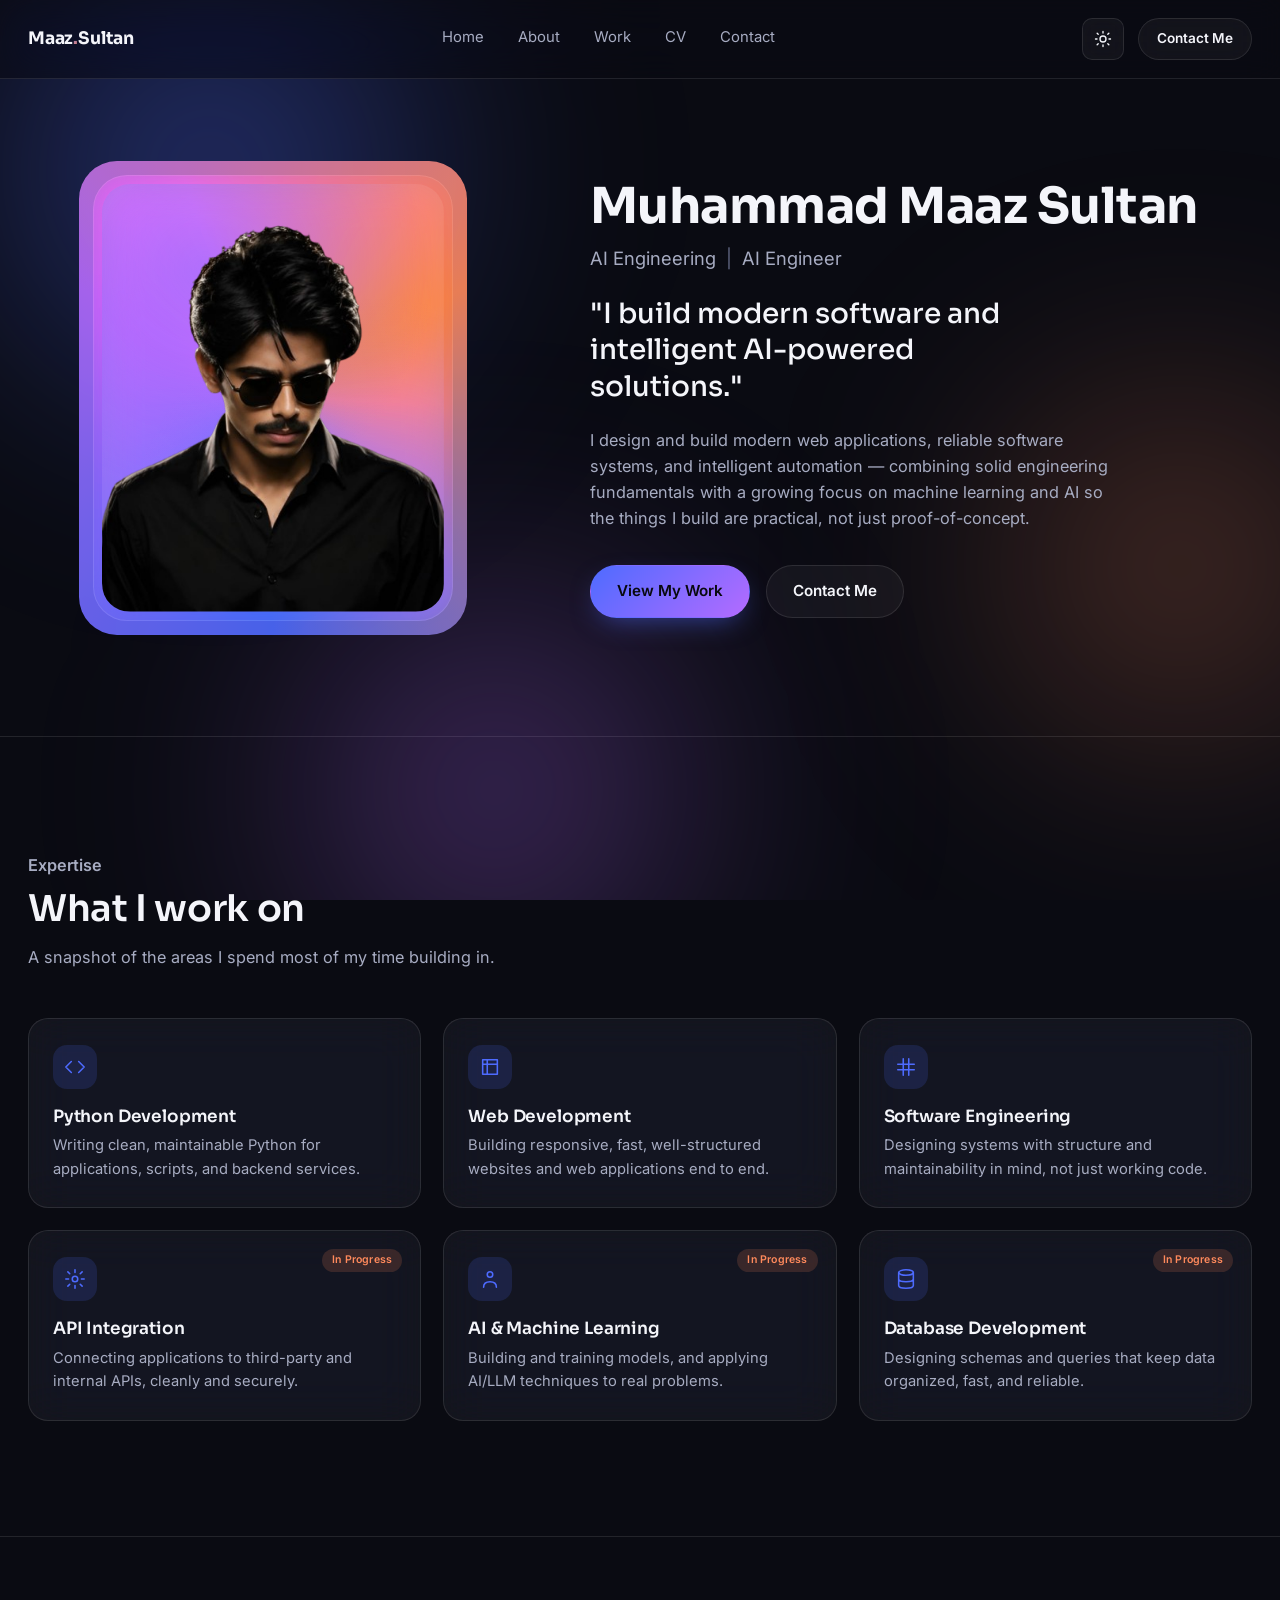
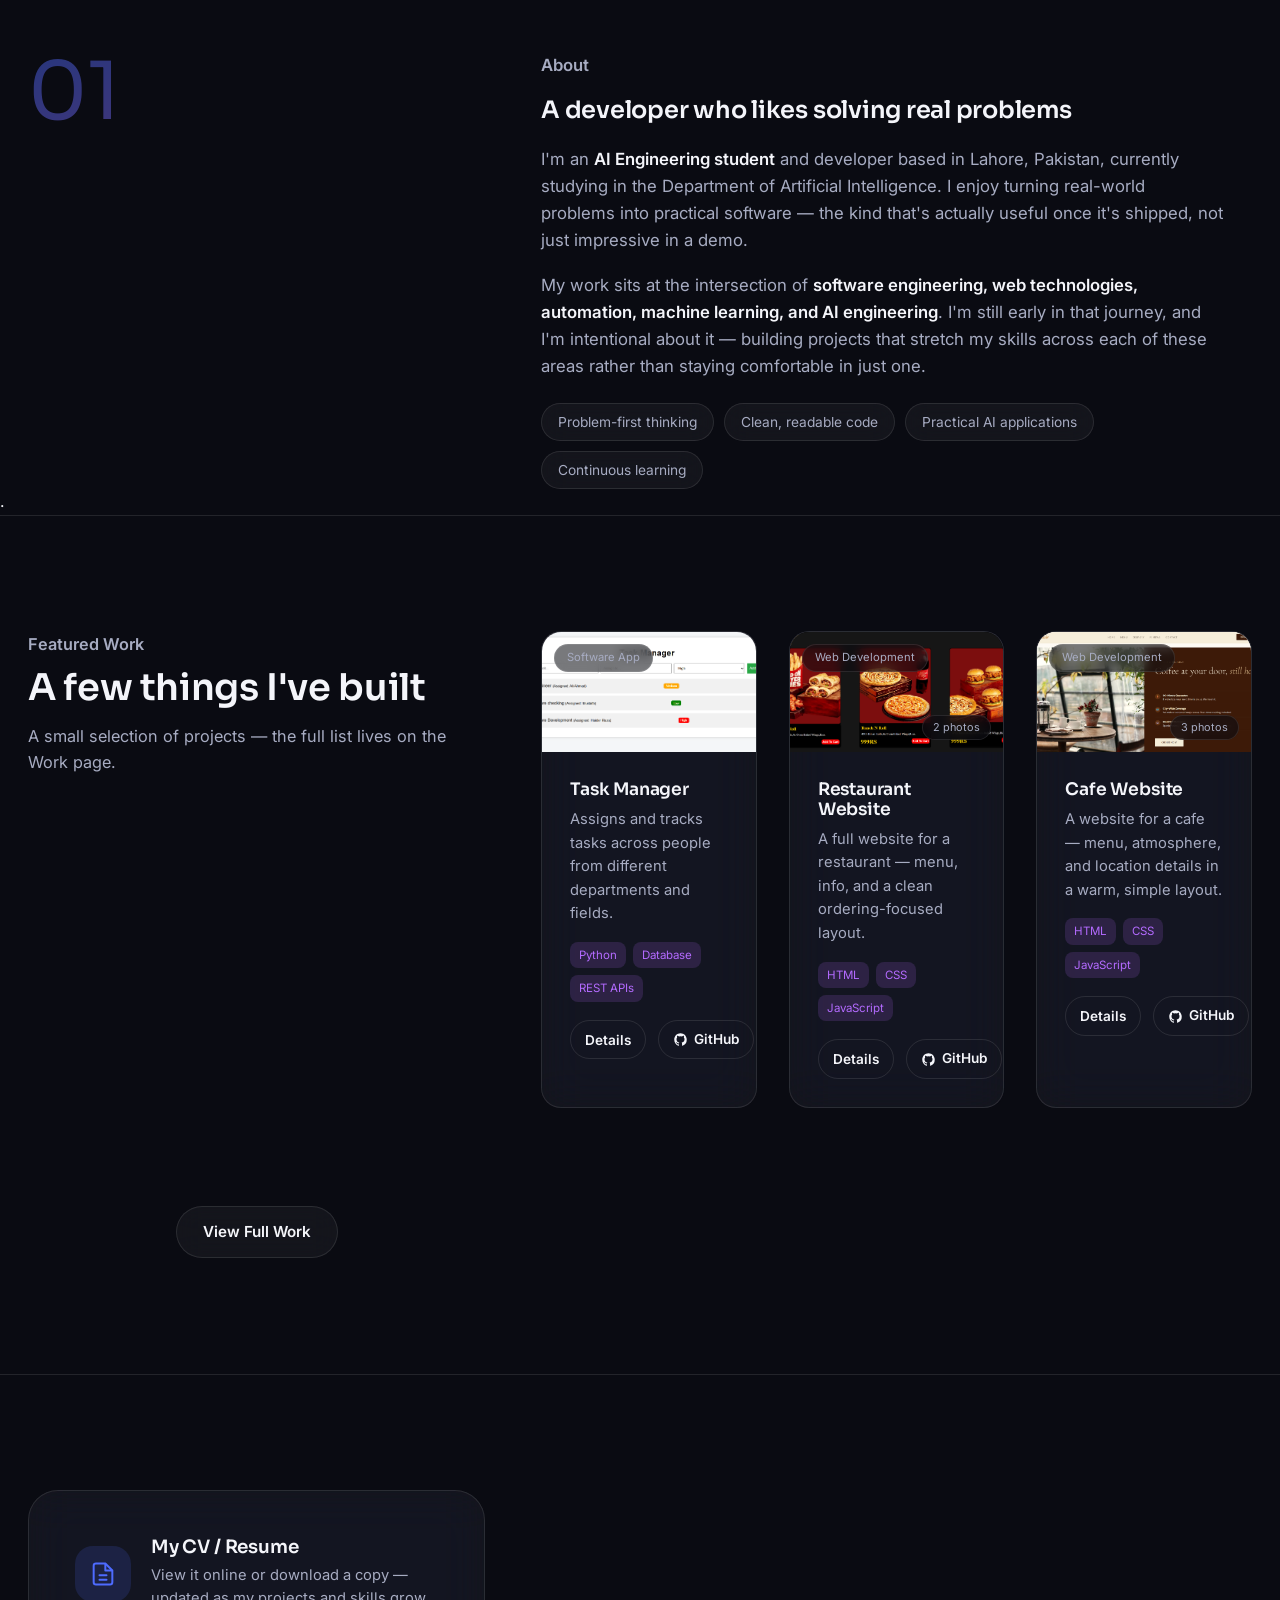
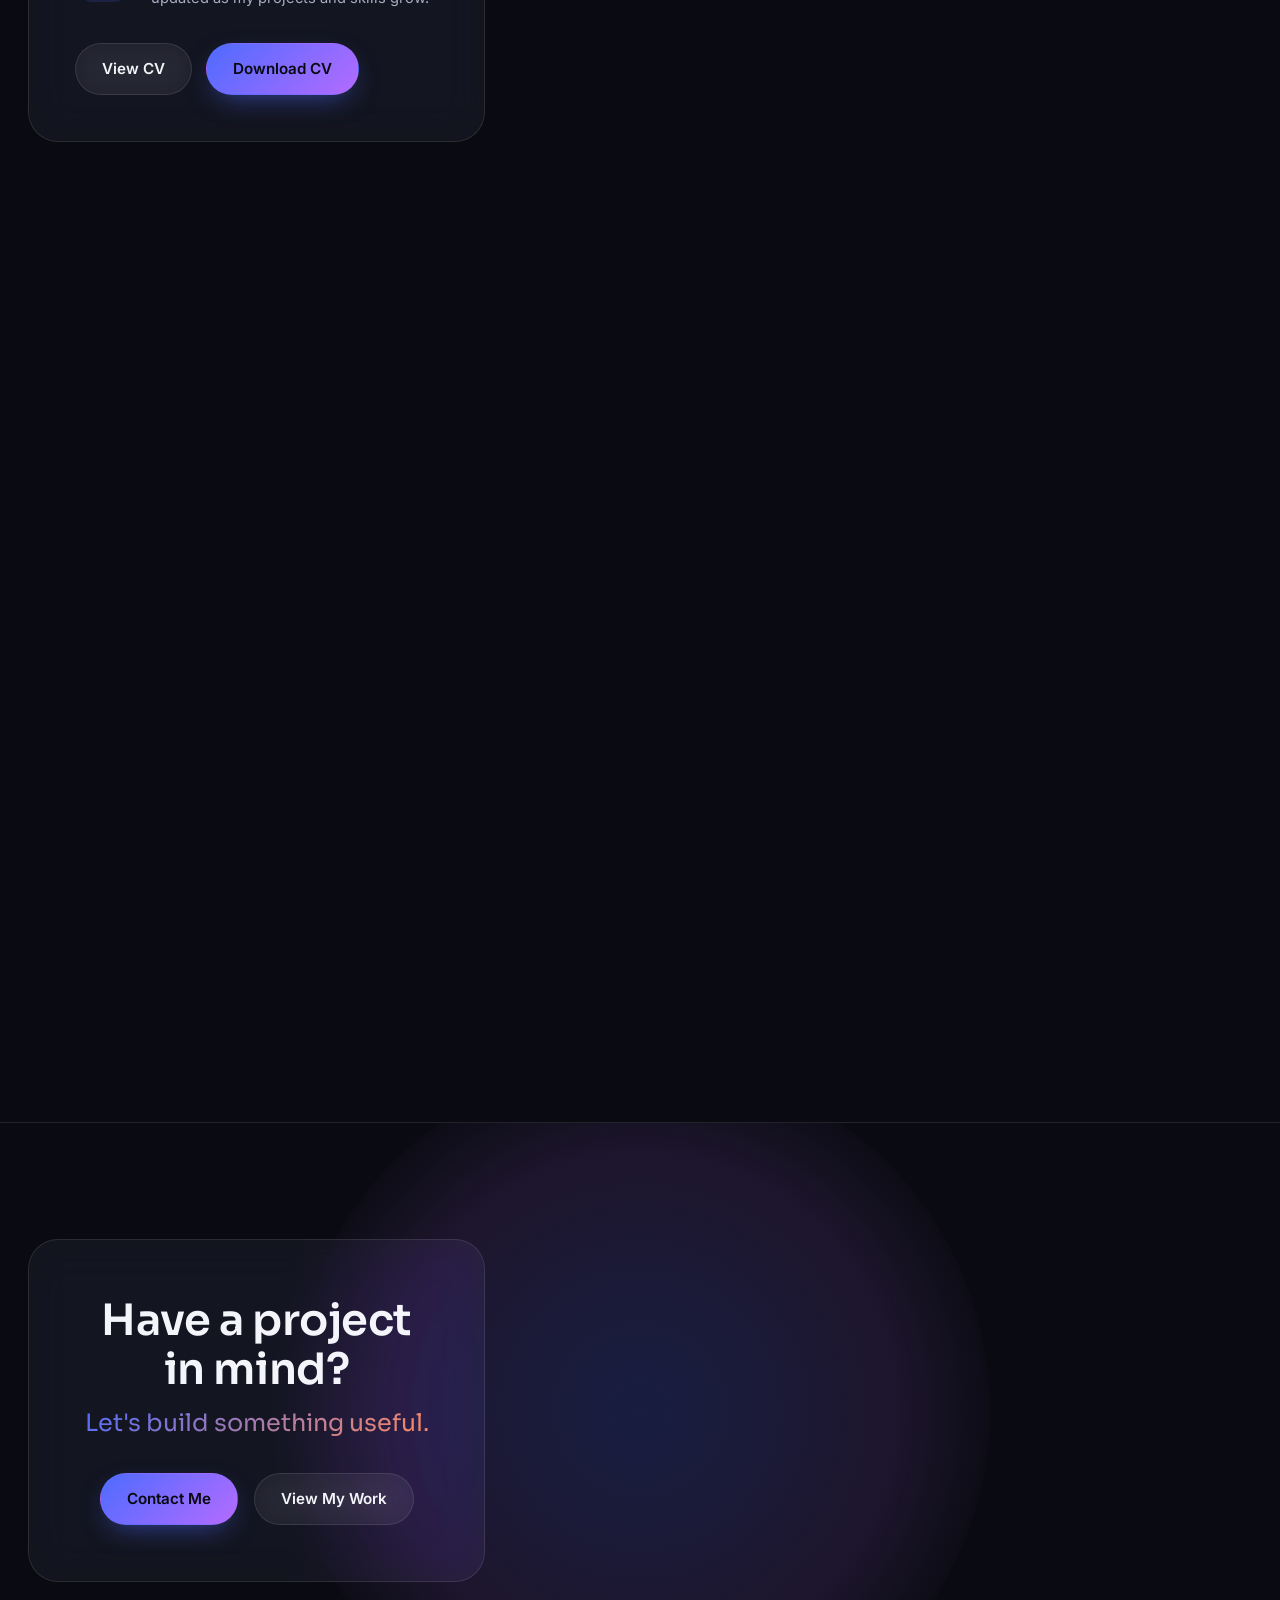
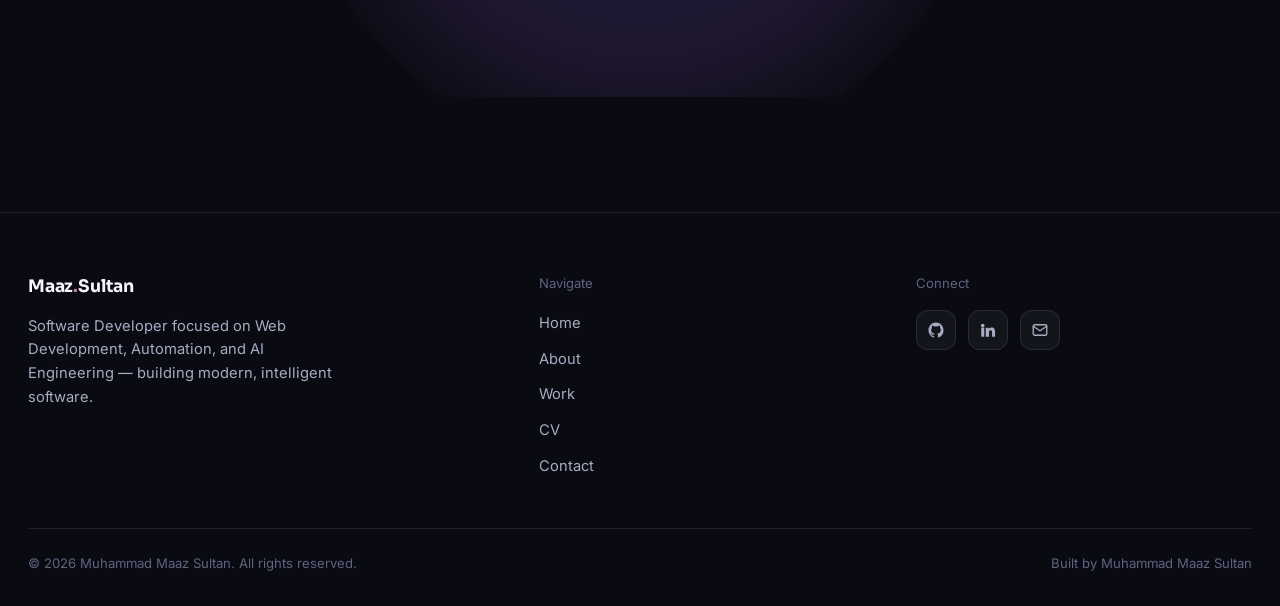
<file: index.html>
<!DOCTYPE html>
<html lang="en">

<head>
  <meta charset="UTF-8" />
  <script>
    (function () {
      try {
        var t = localStorage.getItem("theme");
        if (t === "light") document.documentElement.setAttribute("data-theme", "light");
      } catch (e) { }
    })();
  </script>
  <meta name="viewport" content="width=device-width, initial-scale=1.0" />
  <title>Muhammad Maaz Sultan — Software Developer &amp; AI Engineer</title>
  <meta name="description"
    content="Muhammad Maaz Sultan — Software Developer specializing in Web Development, Automation, and AI Engineering. I build modern software and intelligent AI-powered solutions." />
  <link rel="icon" type="image/svg+xml" href="favicon.svg" />
  <link rel="alternate icon" href="favicon.png" />
  <link rel="apple-touch-icon" href="apple-touch-icon.png" />
  <link rel="preconnect" href="https://fonts.googleapis.com" />
  <link rel="preconnect" href="https://fonts.gstatic.com" crossorigin />
  <link
    href="https://fonts.googleapis.com/css2?family=Sora:wght@500;600;700&family=Inter:wght@400;500;600;700&display=swap"
    rel="stylesheet" />
  <link rel="stylesheet" href="./style.css" />
</head>

<body>

  <div class="bg-orbs" aria-hidden="true">
    <span class="orb orb-blue"></span>
    <span class="orb orb-cyan"></span>
    <span class="orb orb-violet"></span>
  </div>

  <!-- ============ HEADER / NAV ============ -->
  <header class="site-header" id="siteHeader">
    <div class="wrap">
      <a href="index.html" class="logo">Maaz<span>.</span>Sultan</a>

      <ul class="nav-links">
        <li><a href="index.html">Home</a></li>
        <li><a href="about.html">About</a></li>
        <li><a href="work.html">Work</a></li>
        <li><a href="cv.html">CV</a></li>
        <li><a href="contact.html">Contact</a></li>
      </ul>

      <div class="nav-cta">
        <button class="theme-toggle" id="themeToggle" aria-label="Toggle light/dark theme">
          <svg class="icon-sun" viewBox="0 0 24 24" fill="none" stroke="currentColor" stroke-width="1.8">
            <circle cx="12" cy="12" r="4" />
            <path d="M12 2v2M12 20v2M4.2 4.2l1.4 1.4M18.4 18.4l1.4 1.4M2 12h2M20 12h2M4.2 19.8l1.4-1.4M18.4 5.6l1.4-1.4"
              stroke-linecap="round" />
          </svg>
          <svg class="icon-moon" viewBox="0 0 24 24" fill="none" stroke="currentColor" stroke-width="1.8">
            <path d="M21 12.5A8.5 8.5 0 1 1 11.5 3a7 7 0 0 0 9.5 9.5Z" stroke-linejoin="round" />
          </svg>
        </button>
        <a href="contact.html" class="btn btn-ghost btn-sm">Contact Me</a>
        <button class="nav-toggle" id="navToggle" aria-label="Toggle menu" aria-expanded="false">
          <svg viewBox="0 0 24 24" fill="none" stroke="currentColor" stroke-width="1.8" width="20" height="20">
            <path d="M3 6h18M3 12h18M3 18h18" stroke-linecap="round" />
          </svg>
        </button>
      </div>
    </div>
  </header>

  <main>

    <!-- ============ HERO ============ -->
    <section class="hero">
      <div class="wrap">

        <div class="hero-portrait">
          <div class="portrait-ring" aria-hidden="true"></div>
          <div class="portrait-frame">
            <div class="portrait-photo">
              <img src="./profile.png" alt="Muhammad Maaz Sultan" />
            </div>
          </div>
        </div>

        <div class="hero-content">
          <h1 class="eyebrow-name">Muhammad Maaz Sultan</h1>
          <p class="hero-title">
            <span>AI Engineering</span>
            <span class="divider">|</span>
            <span>AI Engineer</span>
          </p>
          <p class="hero-tagline">"I build modern software and intelligent AI-powered solutions."</p>
          <p class="hero-desc">I design and build modern web applications, reliable software systems, and intelligent
            automation — combining solid engineering fundamentals with a growing focus on machine learning and AI so the
            things I build are practical, not just proof-of-concept.</p>
          <div class="hero-actions">
            <a href="work.html" class="btn btn-primary">View My Work</a>
            <a href="contact.html" class="btn btn-ghost">Contact Me</a>
          </div>
        </div>

      </div>
    </section>

    <!-- ============ SKILLS / EXPERTISE ============ -->
    <section class="section reveal" id="skills">
      <div class="wrap">
        <div class="section-head">
          <p class="section-kicker">Expertise</p>
          <h2>What I work on</h2>
          <p>A snapshot of the areas I spend most of my time building in.</p>
        </div>

        <div class="skills-grid">

          <div class="skill-card">
            <div class="skill-icon">
              <svg viewBox="0 0 24 24" fill="none" stroke="currentColor" stroke-width="1.7">
                <path d="M16 18l6-6-6-6M8 6l-6 6 6 6" stroke-linecap="round" stroke-linejoin="round" />
              </svg>
            </div>
            <h3>Python Development</h3>
            <p>Writing clean, maintainable Python for applications, scripts, and backend services.</p>
          </div>

          <div class="skill-card">
            <div class="skill-icon">
              <svg viewBox="0 0 24 24" fill="none" stroke="currentColor" stroke-width="1.7">
                <path d="M4 4h16v16H4z M4 9h16 M9 4v16" stroke-linecap="round" stroke-linejoin="round" />
              </svg>
            </div>
            <h3>Web Development</h3>
            <p>Building responsive, fast, well-structured websites and web applications end to end.</p>
          </div>

          <div class="skill-card">
            <div class="skill-icon">
              <svg viewBox="0 0 24 24" fill="none" stroke="currentColor" stroke-width="1.7">
                <path d="M9 3v18M15 3v18M3 9h18M3 15h18" stroke-linecap="round" />
              </svg>
            </div>
            <h3>Software Engineering</h3>
            <p>Designing systems with structure and maintainability in mind, not just working code.</p>
          </div>

          <div class="skill-card">
            <span class="skill-badge">In Progress</span>
            <div class="skill-icon">
              <svg viewBox="0 0 24 24" fill="none" stroke="currentColor" stroke-width="1.7">
                <circle cx="12" cy="12" r="3" />
                <path
                  d="M12 2v3M12 19v3M4.2 4.2l2.1 2.1M17.7 17.7l2.1 2.1M2 12h3M19 12h3M4.2 19.8l2.1-2.1M17.7 6.3l2.1-2.1"
                  stroke-linecap="round" />
              </svg>
            </div>
            <h3>API Integration</h3>
            <p>Connecting applications to third-party and internal APIs, cleanly and securely.</p>
          </div>

          <div class="skill-card">
            <span class="skill-badge">In Progress</span>
            <div class="skill-icon">
              <svg viewBox="0 0 24 24" fill="none" stroke="currentColor" stroke-width="1.7">
                <circle cx="12" cy="7" r="3" />
                <path d="M5 21c0-4 3-6 7-6s7 2 7 6" stroke-linecap="round" />
              </svg>
            </div>
            <h3>AI &amp; Machine Learning</h3>
            <p>Building and training models, and applying AI/LLM techniques to real problems.</p>
          </div>

          <div class="skill-card">
            <span class="skill-badge">In Progress</span>
            <div class="skill-icon">
              <svg viewBox="0 0 24 24" fill="none" stroke="currentColor" stroke-width="1.7">
                <ellipse cx="12" cy="5" rx="8" ry="3" />
                <path d="M4 5v14c0 1.7 3.6 3 8 3s8-1.3 8-3V5 M4 12c0 1.7 3.6 3 8 3s8-1.3 8-3" stroke-linecap="round" />
              </svg>
            </div>
            <h3>Database Development</h3>
            <p>Designing schemas and queries that keep data organized, fast, and reliable.</p>
          </div>

        </div>
      </div>
    </section>

    <!-- ============ ABOUT ============ -->
    <section class="section about reveal" id="about">
      <div class="wrap">
        <div class="about-mark" aria-hidden="true">01</div>
        <div class="about-body">
          <p class="section-kicker">About</p>
          <h2 style="margin-bottom:22px;">A developer who likes solving real problems</h2>
          <p>I'm an <strong>AI Engineering student</strong> and developer based in Lahore, Pakistan, currently studying
            in the Department of Artificial Intelligence. I enjoy turning real-world problems into practical software —
            the kind that's actually useful once it's shipped, not just impressive in a demo.</p>
          <p>My work sits at the intersection of <strong>software engineering, web technologies, automation, machine
              learning, and AI engineering</strong>. I'm still early in that journey, and I'm intentional about it —
            building projects that stretch my skills across each of these areas rather than staying comfortable in just
            one.</p>
          <div class="about-focus">
            <span class="focus-pill">Problem-first thinking</span>
            <span class="focus-pill">Clean, readable code</span>
            <span class="focus-pill">Practical AI applications</span>
            <span class="focus-pill">Continuous learning</span>
          </div>
        </div>
      </div>
    .
    <!-- ============ FEATURED WORK ============ -->
    <section class="section reveal" id="work">
      <div class="wrap">
        <div class="section-head">
          <p class="section-kicker">Featured Work</p>
          <h2>A few things I've built</h2>
          <p>A small selection of projects — the full list lives on the Work page.</p>
        </div>

        <div class="work-grid">

          <article class="project-card"
            data-full-desc="A task management application that assigns and tracks tasks for people across different departments and fields, with priority labels (Low/Medium/High), assignment tracking, and the ability to add or remove tasks through a simple interface."
            data-tech="Python, Database, REST APIs">
            <div class="project-thumb">
              <img src="./task-manager.png" alt="Task Manager" class="thumb-img is-active">
              <span class="thumb-tag">Software App</span>
            </div>
            <div class="project-body">
              <h3>Task Manager</h3>
              <p>Assigns and tracks tasks across people from different departments and fields.</p>
              <div class="project-tech">
                <span class="tech-chip">Python</span>
                <span class="tech-chip">Database</span>
                <span class="tech-chip">REST APIs</span>
              </div>
              <div class="project-links">
                <button type="button" class="details-btn">Details</button>
                <a href="https://github.com/muhammadmaazsultan0300-collab" target="_blank"
                  rel="noopener noreferrer"><svg width="15" height="15" viewBox="0 0 24 24" fill="currentColor">
                    <path
                      d="M12 2C6.48 2 2 6.58 2 12.25c0 4.53 2.87 8.37 6.84 9.73.5.1.68-.22.68-.5v-1.75c-2.78.62-3.37-1.37-3.37-1.37-.46-1.2-1.11-1.52-1.11-1.52-.91-.64.07-.63.07-.63 1 .07 1.53 1.05 1.53 1.05.9 1.57 2.34 1.12 2.91.86.09-.67.35-1.12.64-1.38-2.22-.26-4.56-1.14-4.56-5.07 0-1.12.39-2.03 1.03-2.75-.1-.26-.45-1.31.1-2.73 0 0 .84-.28 2.75 1.05a9.3 9.3 0 0 1 5 0c1.9-1.33 2.75-1.05 2.75-1.05.55 1.42.2 2.47.1 2.73.64.72 1.03 1.63 1.03 2.75 0 3.94-2.34 4.8-4.57 5.06.36.32.68.94.68 1.9v2.82c0 .28.18.6.69.5A10.26 10.26 0 0 0 22 12.25C22 6.58 17.52 2 12 2Z" />
                  </svg> GitHub</a>
              </div>
            </div>
          </article>

          <article class="project-card"
            data-full-desc="A full website built for a restaurant, featuring a browsable menu, restaurant information, and a clean, ordering-focused layout designed to make it easy for visitors to explore dishes and place orders."
            data-tech="HTML, CSS, JavaScript">
            <div class="project-thumb">
              <img src="./restaurant-1.png" alt="Restaurant Website" class="thumb-img is-active">
              <img src="./restaurant-2.png" alt="Restaurant Website" class="thumb-img">
              <span class="thumb-tag">Web Development</span>
              <span class="thumb-count">2 photos</span>
            </div>
            <div class="project-body">
              <h3>Restaurant Website</h3>
              <p>A full website for a restaurant — menu, info, and a clean ordering-focused layout.</p>
              <div class="project-tech">
                <span class="tech-chip">HTML</span>
                <span class="tech-chip">CSS</span>
                <span class="tech-chip">JavaScript</span>
              </div>
              <div class="project-links">
                <button type="button" class="details-btn">Details</button>
                <a href="https://github.com/muhammadmaazsultan0300-collab" target="_blank"
                  rel="noopener noreferrer"><svg width="15" height="15" viewBox="0 0 24 24" fill="currentColor">
                    <path
                      d="M12 2C6.48 2 2 6.58 2 12.25c0 4.53 2.87 8.37 6.84 9.73.5.1.68-.22.68-.5v-1.75c-2.78.62-3.37-1.37-3.37-1.37-.46-1.2-1.11-1.52-1.11-1.52-.91-.64.07-.63.07-.63 1 .07 1.53 1.05 1.53 1.05.9 1.57 2.34 1.12 2.91.86.09-.67.35-1.12.64-1.38-2.22-.26-4.56-1.14-4.56-5.07 0-1.12.39-2.03 1.03-2.75-.1-.26-.45-1.31.1-2.73 0 0 .84-.28 2.75 1.05a9.3 9.3 0 0 1 5 0c1.9-1.33 2.75-1.05 2.75-1.05.55 1.42.2 2.47.1 2.73.64.72 1.03 1.63 1.03 2.75 0 3.94-2.34 4.8-4.57 5.06.36.32.68.94.68 1.9v2.82c0 .28.18.6.69.5A10.26 10.26 0 0 0 22 12.25C22 6.58 17.52 2 12 2Z" />
                  </svg> GitHub</a>
              </div>
            </div>
          </article>

          <article class="project-card"
            data-full-desc="A website for a cafe that presents the menu, atmosphere, and location details in a warm, simple layout — built to reflect the cafe's cozy, welcoming feel while keeping navigation straightforward for visitors."
            data-tech="HTML, CSS, JavaScript">
            <div class="project-thumb">
              <img src="./cafe-1.png" alt="Cafe Website" class="thumb-img is-active">
              <img src="./cafe-2.png" alt="Cafe Website" class="thumb-img">
              <img src="./cafe-3.png" alt="Cafe Website" class="thumb-img">
              <span class="thumb-tag">Web Development</span>
              <span class="thumb-count">3 photos</span>
            </div>
            <div class="project-body">
              <h3>Cafe Website</h3>
              <p>A website for a cafe — menu, atmosphere, and location details in a warm, simple layout.</p>
              <div class="project-tech">
                <span class="tech-chip">HTML</span>
                <span class="tech-chip">CSS</span>
                <span class="tech-chip">JavaScript</span>
              </div>
              <div class="project-links">
                <button type="button" class="details-btn">Details</button>
                <a href="https://github.com/muhammadmaazsultan0300-collab" target="_blank"
                  rel="noopener noreferrer"><svg width="15" height="15" viewBox="0 0 24 24" fill="currentColor">
                    <path
                      d="M12 2C6.48 2 2 6.58 2 12.25c0 4.53 2.87 8.37 6.84 9.73.5.1.68-.22.68-.5v-1.75c-2.78.62-3.37-1.37-3.37-1.37-.46-1.2-1.11-1.52-1.11-1.52-.91-.64.07-.63.07-.63 1 .07 1.53 1.05 1.53 1.05.9 1.57 2.34 1.12 2.91.86.09-.67.35-1.12.64-1.38-2.22-.26-4.56-1.14-4.56-5.07 0-1.12.39-2.03 1.03-2.75-.1-.26-.45-1.31.1-2.73 0 0 .84-.28 2.75 1.05a9.3 9.3 0 0 1 5 0c1.9-1.33 2.75-1.05 2.75-1.05.55 1.42.2 2.47.1 2.73.64.72 1.03 1.63 1.03 2.75 0 3.94-2.34 4.8-4.57 5.06.36.32.68.94.68 1.9v2.82c0 .28.18.6.69.5A10.26 10.26 0 0 0 22 12.25C22 6.58 17.52 2 12 2Z" />
                  </svg> GitHub</a>
              </div>
            </div>
          </article>

        </div>

        <div class="work-footer">
          <a href="work.html" class="btn btn-ghost">View Full Work</a>
        </div>
      </div>
    </section>

    <!-- ============ RESUME / CV ============ -->
    <section class="section reveal" id="resume">
      <div class="wrap">
        <div class="resume-panel">
          <div class="resume-info">
            <div class="resume-icon">
              <svg viewBox="0 0 24 24" fill="none" stroke="currentColor" stroke-width="1.7">
                <path d="M14 3H6a2 2 0 0 0-2 2v14a2 2 0 0 0 2 2h12a2 2 0 0 0 2-2V9z" />
                <path d="M14 3v6h6" stroke-linejoin="round" />
                <path d="M9 13h6M9 17h6" stroke-linecap="round" />
              </svg>
            </div>
            <div class="resume-text">
              <h3>My CV / Resume</h3>
              <p>View it online or download a copy — updated as my projects and skills grow.</p>
            </div>
          </div>
          <div class="resume-actions">
            <a href="cv.html" class="btn btn-ghost">View CV</a>
            <a href="./Muhammad_Maaz_Sultan_CV.pdf" download class="btn btn-primary">Download CV</a>
          </div>
        </div>
      </div>
    </section>

    <!-- ============ TECHNOLOGIES ============ -->
    <section class="section reveal" id="technologies">
      <div class="wrap">
        <div class="section-head">
          <p class="section-kicker">Toolbox</p>
          <h2>Technologies I work with</h2>
          <p>Languages, frameworks, and tools I use regularly or am actively learning.</p>
        </div>

        <div class="tech-grid">
          <div class="tech-item"><svg viewBox="0 0 24 24" fill="none" stroke="currentColor" stroke-width="1.8">
              <path d="M9 18l-6-6 6-6M15 6l6 6-6 6" stroke-linecap="round" stroke-linejoin="round" />
            </svg>Python</div>
          <div class="tech-item"><svg viewBox="0 0 24 24" fill="none" stroke="currentColor" stroke-width="1.8">
              <path d="M9 18l-6-6 6-6M15 6l6 6-6 6" stroke-linecap="round" stroke-linejoin="round" />
            </svg>JavaScript</div>
          <div class="tech-item"><svg viewBox="0 0 24 24" fill="none" stroke="currentColor" stroke-width="1.8">
              <path d="M4 3l1.5 17L12 22l6.5-2L20 3H4z" stroke-linejoin="round" />
            </svg>HTML</div>
          <div class="tech-item"><svg viewBox="0 0 24 24" fill="none" stroke="currentColor" stroke-width="1.8">
              <path d="M4 3l1.5 17L12 22l6.5-2L20 3H4z" stroke-linejoin="round" />
            </svg>CSS</div>
          <div class="tech-item"><svg viewBox="0 0 24 24" fill="none" stroke="currentColor" stroke-width="1.8">
              <path d="M9 18l-6-6 6-6M15 6l6 6-6 6" stroke-linecap="round" stroke-linejoin="round" />
            </svg>C</div>
          <div class="tech-item"><svg viewBox="0 0 24 24" fill="none" stroke="currentColor" stroke-width="1.8">
              <ellipse cx="12" cy="5" rx="8" ry="3" />
              <path d="M4 5v14c0 1.7 3.6 3 8 3s8-1.3 8-3V5" stroke-linecap="round" />
            </svg>SQL</div>
          <div class="tech-item"><svg viewBox="0 0 24 24" fill="none" stroke="currentColor" stroke-width="1.8">
              <circle cx="12" cy="12" r="9" />
              <circle cx="12" cy="12" r="2.4" />
              <path d="M12 3v3M12 18v3M3 12h3M18 12h3" stroke-linecap="round" />
            </svg>Git / GitHub</div>
          <div class="tech-item"><svg viewBox="0 0 24 24" fill="none" stroke="currentColor" stroke-width="1.8">
              <circle cx="12" cy="12" r="3" />
              <path
                d="M12 2v3M12 19v3M4.2 4.2l2.1 2.1M17.7 17.7l2.1 2.1M2 12h3M19 12h3M4.2 19.8l2.1-2.1M17.7 6.3l2.1-2.1"
                stroke-linecap="round" />
            </svg>REST APIs</div>
          <div class="tech-item"><svg viewBox="0 0 24 24" fill="none" stroke="currentColor" stroke-width="1.8">
              <path d="M16 18l6-6-6-6M8 6l-6 6 6 6" stroke-linecap="round" stroke-linejoin="round" />
            </svg>FastAPI</div>
          <div class="tech-item"><svg viewBox="0 0 24 24" fill="none" stroke="currentColor" stroke-width="1.8">
              <rect x="3" y="4" width="18" height="14" rx="2" />
              <path d="M3 9h18M8 21h8" stroke-linecap="round" />
            </svg>Streamlit</div>
          <div class="tech-item"><svg viewBox="0 0 24 24" fill="none" stroke="currentColor" stroke-width="1.8">
              <circle cx="12" cy="7" r="3" />
              <path d="M5 21c0-4 3-6 7-6s7 2 7 6" stroke-linecap="round" />
            </svg>Machine Learning</div>
          <div class="tech-item"><svg viewBox="0 0 24 24" fill="none" stroke="currentColor" stroke-width="1.8">
              <path d="M12 2l2.4 6.6L21 11l-6.6 2.4L12 20l-2.4-6.6L3 11l6.6-2.4z" stroke-linejoin="round" />
            </svg>AI / LLM Technologies</div>
        </div>
      </div>
    </section>

    <!-- ============ CURRENTLY LEARNING ============ -->
    <section class="section reveal" id="learning">
      <div class="wrap">
        <div class="section-head">
          <p class="section-kicker">Direction</p>
          <h2>Currently learning</h2>
          <p>Where I'm headed, one deliberate step at a time.</p>
        </div>

        <div class="learning-path">
          <div class="learning-stage is-current">
            <span class="dot"></span>
            <span>Software Engineering</span>
          </div>
          <svg class="learning-arrow" width="20" height="20" viewBox="0 0 24 24" fill="none" stroke="currentColor"
            stroke-width="2">
            <path d="M5 12h14M13 6l6 6-6 6" stroke-linecap="round" stroke-linejoin="round" />
          </svg>
          <div class="learning-stage">
            <span class="dot"></span>
            <span>Advanced Automation</span>
          </div>
          <svg class="learning-arrow" width="20" height="20" viewBox="0 0 24 24" fill="none" stroke="currentColor"
            stroke-width="2">
            <path d="M5 12h14M13 6l6 6-6 6" stroke-linecap="round" stroke-linejoin="round" />
          </svg>
          <div class="learning-stage">
            <span class="dot"></span>
            <span>Machine Learning</span>
          </div>
          <svg class="learning-arrow" width="20" height="20" viewBox="0 0 24 24" fill="none" stroke="currentColor"
            stroke-width="2">
            <path d="M5 12h14M13 6l6 6-6 6" stroke-linecap="round" stroke-linejoin="round" />
          </svg>
          <div class="learning-stage">
            <span class="dot"></span>
            <span>AI Engineering</span>
          </div>
        </div>
      </div>
    </section>

    <!-- ============ CLOSING CTA ============ -->
    <section class="cta-band reveal">
      <div class="wrap">
        <div class="cta-inner">
          <h2>Have a project in mind?</h2>
          <p class="cta-sub">Let's build something useful.</p>
          <div class="cta-actions">
            <a href="contact.html" class="btn btn-primary">Contact Me</a>
            <a href="work.html" class="btn btn-ghost">View My Work</a>
          </div>
        </div>
      </div>
    </section>

  </main>

  <!-- ============ DETAILS LIGHTBOX ============ -->
  <div class="lightbox" id="lightbox" aria-hidden="true">
    <div class="lightbox-panel" role="dialog" aria-modal="true" aria-labelledby="lightboxTitle">
      <div class="lightbox-media">
        <button class="lightbox-close" id="lightboxClose" aria-label="Close">
          <svg viewBox="0 0 24 24" fill="none" stroke="currentColor" stroke-width="1.8" width="18" height="18">
            <path d="M6 6l12 12M18 6L6 18" stroke-linecap="round" />
          </svg>
        </button>
        <div id="lightboxMedia"></div>
        <button class="lightbox-nav lightbox-prev" id="lightboxPrev" aria-label="Previous image" style="display:none;">
          <svg viewBox="0 0 24 24" fill="none" stroke="currentColor" stroke-width="2" width="18" height="18">
            <path d="M15 18l-6-6 6-6" stroke-linecap="round" stroke-linejoin="round" />
          </svg>
        </button>
        <button class="lightbox-nav lightbox-next" id="lightboxNext" aria-label="Next image" style="display:none;">
          <svg viewBox="0 0 24 24" fill="none" stroke="currentColor" stroke-width="2" width="18" height="18">
            <path d="M9 18l6-6-6-6" stroke-linecap="round" stroke-linejoin="round" />
          </svg>
        </button>
        <span class="lightbox-count" id="lightboxCount" style="display:none;"></span>
      </div>
      <div class="lightbox-info">
        <span class="thumb-cat" id="lightboxCat">Category</span>
        <h3 id="lightboxTitle">Project title</h3>
        <p id="lightboxDesc">Project description.</p>
        <div class="project-tech" id="lightboxTech" style="margin-top:12px; margin-bottom:4px; display:none;"></div>
        <div class="project-links" style="margin-top:16px;">
          <a href="https://github.com/muhammadmaazsultan0300-collab" target="_blank" rel="noopener noreferrer"><svg
              width="15" height="15" viewBox="0 0 24 24" fill="currentColor">
              <path
                d="M12 2C6.48 2 2 6.58 2 12.25c0 4.53 2.87 8.37 6.84 9.73.5.1.68-.22.68-.5v-1.75c-2.78.62-3.37-1.37-3.37-1.37-.46-1.2-1.11-1.52-1.11-1.52-.91-.64.07-.63.07-.63 1 .07 1.53 1.05 1.53 1.05.9 1.57 2.34 1.12 2.91.86.09-.67.35-1.12.64-1.38-2.22-.26-4.56-1.14-4.56-5.07 0-1.12.39-2.03 1.03-2.75-.1-.26-.45-1.31.1-2.73 0 0 .84-.28 2.75 1.05a9.3 9.3 0 0 1 5 0c1.9-1.33 2.75-1.05 2.75-1.05.55 1.42.2 2.47.1 2.73.64.72 1.03 1.63 1.03 2.75 0 3.94-2.34 4.8-4.57 5.06.36.32.68.94.68 1.9v2.82c0 .28.18.6.69.5A10.26 10.26 0 0 0 22 12.25C22 6.58 17.52 2 12 2Z" />
            </svg> GitHub</a>
        </div>
      </div>
    </div>
  </div>

  <!-- ============ FOOTER ============ -->
  <footer class="site-footer">
    <div class="wrap">
      <div class="footer-grid">

        <div class="footer-brand">
          <a href="index.html" class="logo">Maaz<span>.</span>Sultan</a>
          <p>Software Developer focused on Web Development, Automation, and AI Engineering — building modern,
            intelligent software.</p>
        </div>

        <div class="footer-nav">
          <p class="footer-heading">Navigate</p>
          <ul class="footer-links">
            <li><a href="index.html">Home</a></li>
            <li><a href="about.html">About</a></li>
            <li><a href="work.html">Work</a></li>
            <li><a href="cv.html">CV</a></li>
            <li><a href="contact.html">Contact</a></li>
          </ul>
        </div>

        <div class="footer-social">
          <p class="footer-heading">Connect</p>
          <div class="social-row">
            <a href="https://github.com/muhammadmaazsultan0300-collab" target="_blank" rel="noopener noreferrer"
              aria-label="GitHub">
              <svg viewBox="0 0 24 24" fill="currentColor">
                <path
                  d="M12 2C6.48 2 2 6.58 2 12.25c0 4.53 2.87 8.37 6.84 9.73.5.1.68-.22.68-.5v-1.75c-2.78.62-3.37-1.37-3.37-1.37-.46-1.2-1.11-1.52-1.11-1.52-.91-.64.07-.63.07-.63 1 .07 1.53 1.05 1.53 1.05.9 1.57 2.34 1.12 2.91.86.09-.67.35-1.12.64-1.38-2.22-.26-4.56-1.14-4.56-5.07 0-1.12.39-2.03 1.03-2.75-.1-.26-.45-1.31.1-2.73 0 0 .84-.28 2.75 1.05a9.3 9.3 0 0 1 5 0c1.9-1.33 2.75-1.05 2.75-1.05.55 1.42.2 2.47.1 2.73.64.72 1.03 1.63 1.03 2.75 0 3.94-2.34 4.8-4.57 5.06.36.32.68.94.68 1.9v2.82c0 .28.18.6.69.5A10.26 10.26 0 0 0 22 12.25C22 6.58 17.52 2 12 2Z" />
              </svg>
            </a>
            <a href="https://www.linkedin.com/in/muhammad-maaz-sultan/" target="_blank" rel="noopener noreferrer"
              aria-label="LinkedIn">
              <svg viewBox="0 0 24 24" fill="currentColor">
                <path
                  d="M4.98 3.5a2.5 2.5 0 1 1 0 5 2.5 2.5 0 0 1 0-5zM3 9h4v12H3zM9 9h3.8v1.7h.05c.53-1 1.83-2.05 3.77-2.05 4.03 0 4.78 2.65 4.78 6.1V21h-4v-5.6c0-1.34-.02-3.06-1.87-3.06-1.87 0-2.16 1.46-2.16 2.96V21H9z" />
              </svg>
            </a>
            <a href="mailto:maazsultan1.00@gmail.com" aria-label="Email">
              <svg viewBox="0 0 24 24" fill="none" stroke="currentColor" stroke-width="1.8">
                <rect x="3" y="5" width="18" height="14" rx="2" />
                <path d="M3 7l9 6 9-6" stroke-linecap="round" stroke-linejoin="round" />
              </svg>
            </a>
          </div>
        </div>

      </div>

      <div class="footer-bottom">
        <span>© 2026 Muhammad Maaz Sultan. All rights reserved.</span>
        <span>Built by Muhammad Maaz Sultan</span>
      </div>
    </div>
  </footer>

  <script src="./main.js"></script>
</body>

</html>
</file>
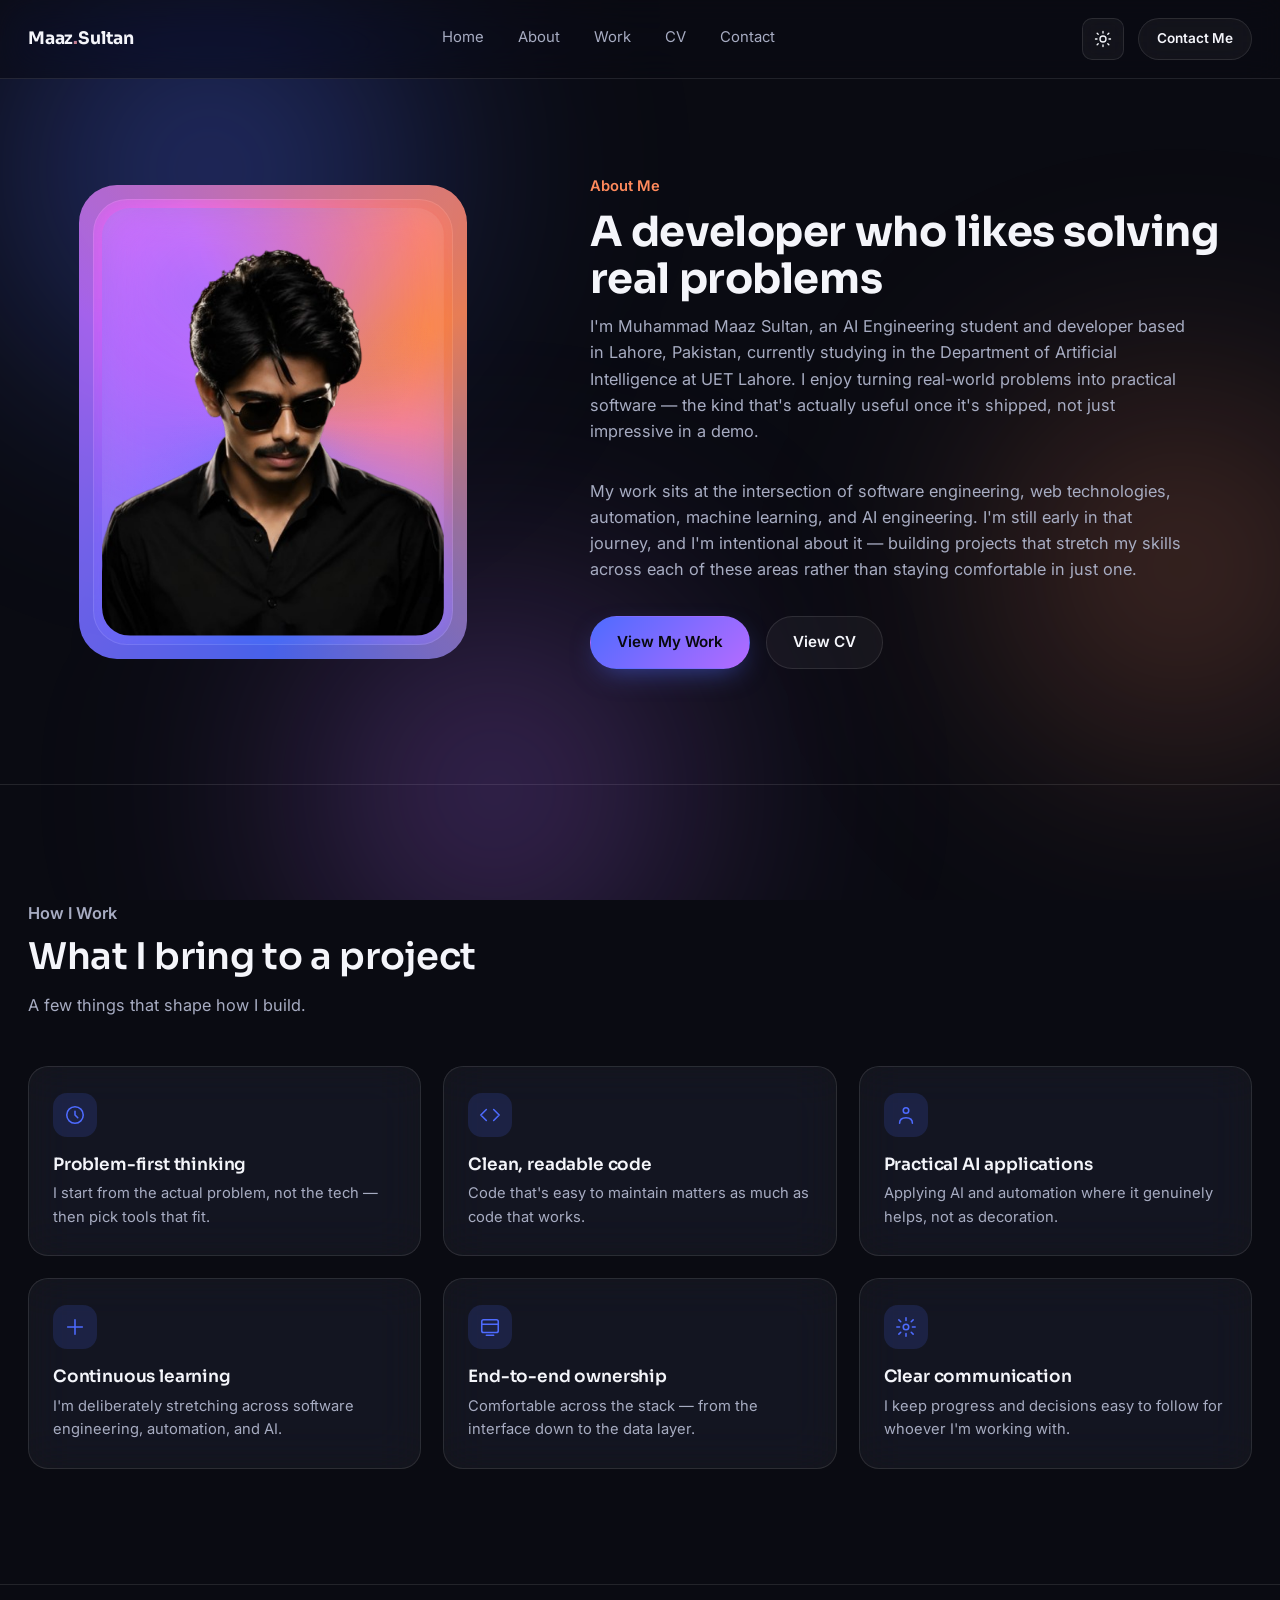
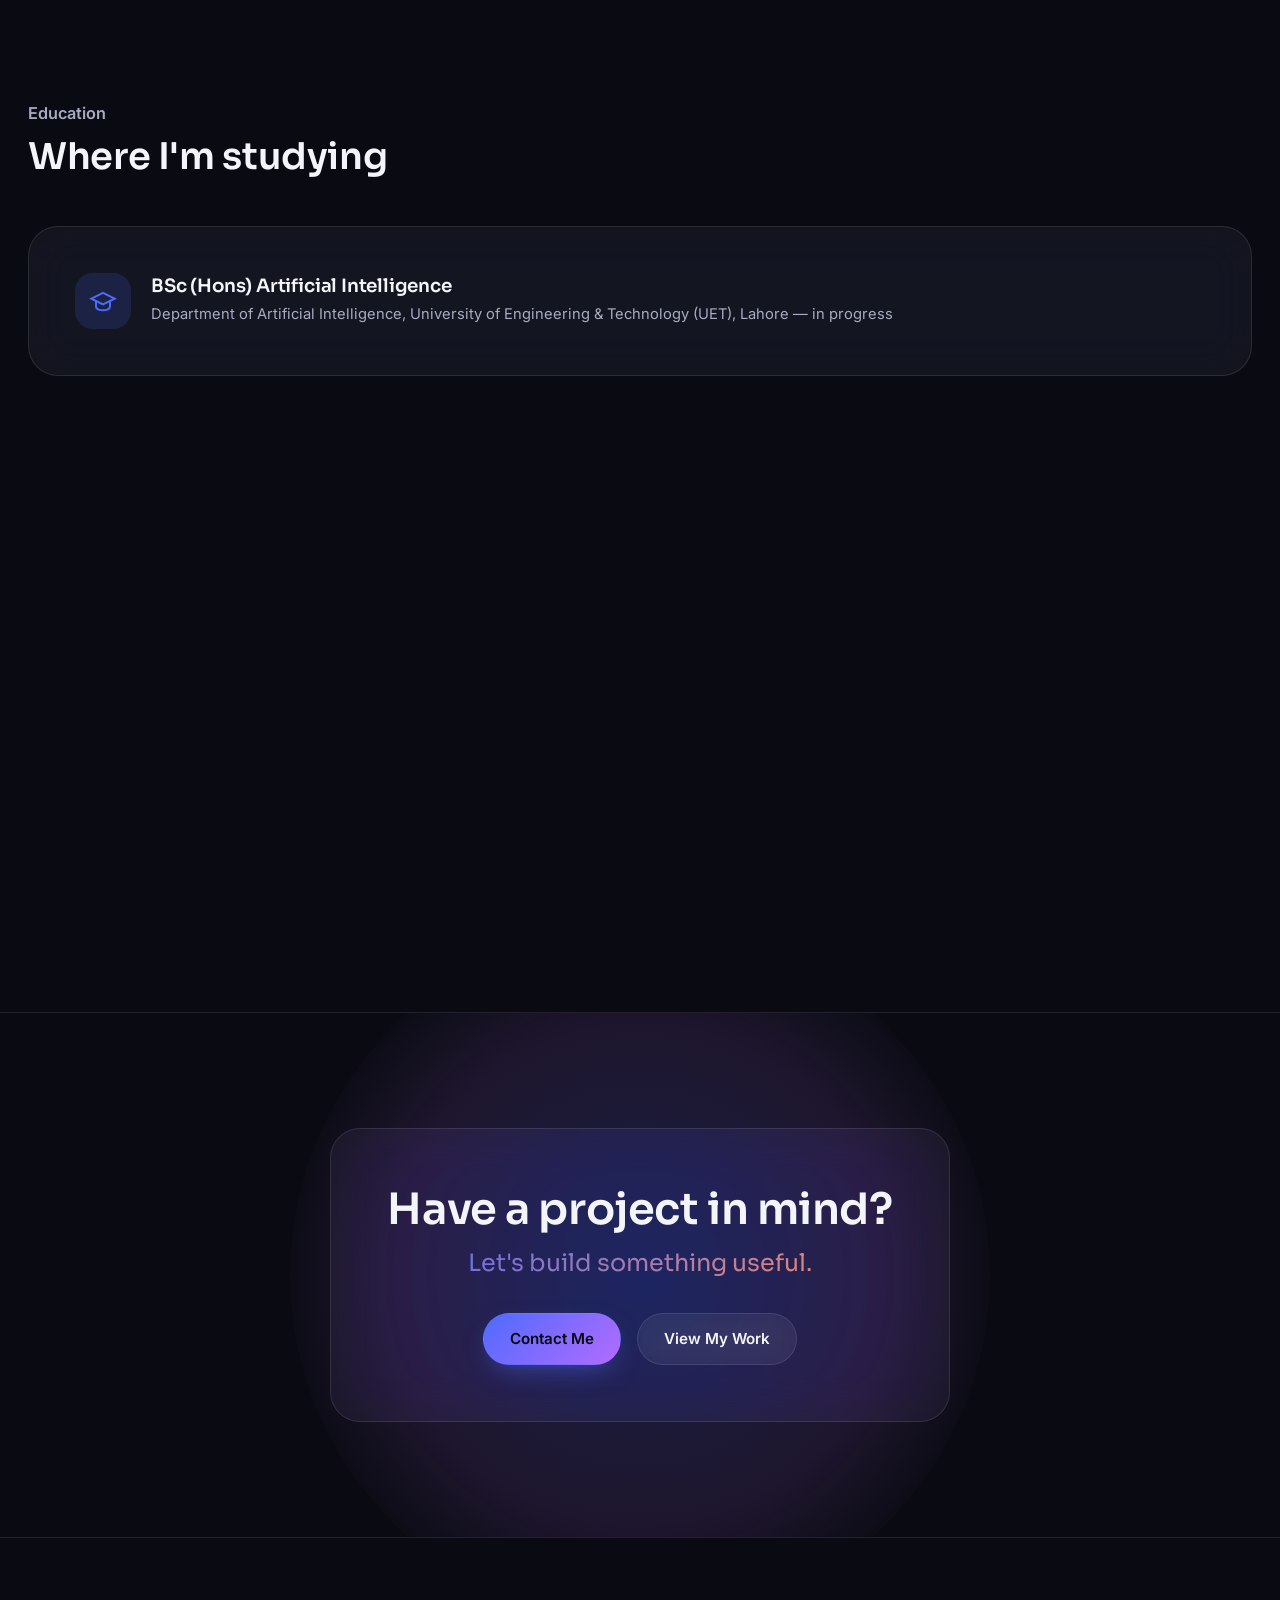
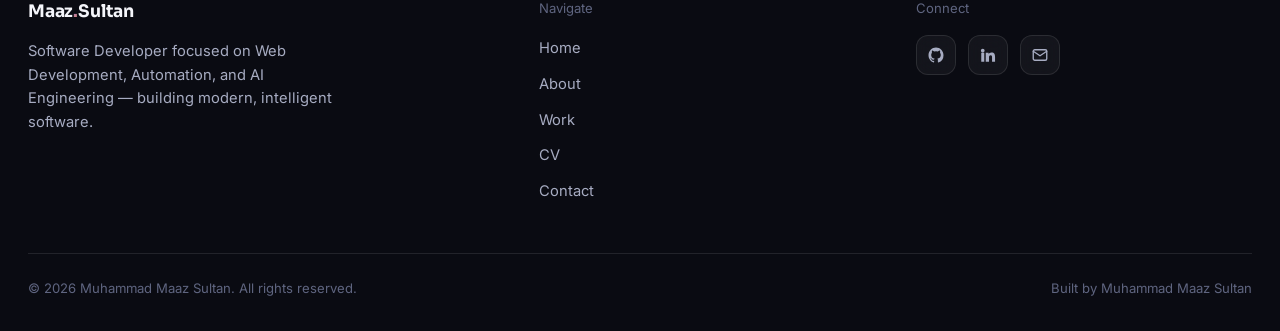
<file: about.html>
<!DOCTYPE html>
<html lang="en">

<head>
  <meta charset="UTF-8" />
  <script>
    (function () {
      try {
        var t = localStorage.getItem("theme");
        if (t === "light") document.documentElement.setAttribute("data-theme", "light");
      } catch (e) { }
    })();
  </script>
  <meta name="viewport" content="width=device-width, initial-scale=1.0" />
  <title>About — Muhammad Maaz Sultan</title>
  <meta name="description"
    content="About Muhammad Maaz Sultan — AI Engineering student and developer in Lahore, Pakistan, focused on software engineering, web development, automation, and AI." />
  <link rel="icon" type="image/svg+xml" href="favicon.svg" />
  <link rel="alternate icon" href="favicon.png" />
  <link rel="apple-touch-icon" href="apple-touch-icon.png" />
  <link rel="preconnect" href="https://fonts.googleapis.com" />
  <link rel="preconnect" href="https://fonts.gstatic.com" crossorigin />
  <link
    href="https://fonts.googleapis.com/css2?family=Sora:wght@500;600;700&family=Inter:wght@400;500;600;700&display=swap"
    rel="stylesheet" />
  <link rel="stylesheet" href="./style.css" />
</head>

<body>

  <div class="bg-orbs" aria-hidden="true">
    <span class="orb orb-blue"></span>
    <span class="orb orb-cyan"></span>
    <span class="orb orb-violet"></span>
  </div>

  <!-- ============ HEADER / NAV ============ -->
  <header class="site-header" id="siteHeader">
    <div class="wrap">
      <a href="index.html" class="logo">Maaz<span>.</span>Sultan</a>

      <ul class="nav-links">
        <li><a href="index.html">Home</a></li>
        <li><a href="about.html">About</a></li>
        <li><a href="work.html">Work</a></li>
        <li><a href="cv.html">CV</a></li>
        <li><a href="contact.html">Contact</a></li>
      </ul>

      <div class="nav-cta">
        <button class="theme-toggle" id="themeToggle" aria-label="Toggle light/dark theme">
          <svg class="icon-sun" viewBox="0 0 24 24" fill="none" stroke="currentColor" stroke-width="1.8">
            <circle cx="12" cy="12" r="4" />
            <path d="M12 2v2M12 20v2M4.2 4.2l1.4 1.4M18.4 18.4l1.4 1.4M2 12h2M20 12h2M4.2 19.8l1.4-1.4M18.4 5.6l1.4-1.4"
              stroke-linecap="round" />
          </svg>
          <svg class="icon-moon" viewBox="0 0 24 24" fill="none" stroke="currentColor" stroke-width="1.8">
            <path d="M21 12.5A8.5 8.5 0 1 1 11.5 3a7 7 0 0 0 9.5 9.5Z" stroke-linejoin="round" />
          </svg>
        </button>
        <a href="contact.html" class="btn btn-ghost btn-sm">Contact Me</a>
        <button class="nav-toggle" id="navToggle" aria-label="Toggle menu" aria-expanded="false">
          <svg viewBox="0 0 24 24" fill="none" stroke="currentColor" stroke-width="1.8" width="20" height="20">
            <path d="M3 6h18M3 12h18M3 18h18" stroke-linecap="round" />
          </svg>
        </button>
      </div>
    </div>
  </header>

  <main>

    <!-- ============ PAGE HEADER + PHOTO ============ -->
    <section class="hero">
      <div class="wrap">

        <div class="hero-portrait">
          <div class="portrait-ring" aria-hidden="true"></div>
          <div class="portrait-frame">
            <div class="portrait-photo">
              <img src="./profile.png" alt="Muhammad Maaz Sultan" />
            </div>
          </div>
        </div>

        <div class="hero-content">
          <p class="section-kicker">About Me</p>
          <h1 class="eyebrow-name" style="font-size:clamp(1.9rem, 3.6vw, 2.6rem);">A developer who likes solving real
            problems</h1>
          <p class="hero-desc" style="max-width:60ch;">I'm Muhammad Maaz Sultan, an AI Engineering student and developer
            based in Lahore, Pakistan, currently studying in the Department of Artificial Intelligence at UET Lahore. I
            enjoy turning real-world problems into practical software — the kind that's actually useful once it's
            shipped, not just impressive in a demo.</p>
          <p class="hero-desc" style="max-width:60ch;">My work sits at the intersection of software engineering, web
            technologies, automation, machine learning, and AI engineering. I'm still early in that journey, and I'm
            intentional about it — building projects that stretch my skills across each of these areas rather than
            staying comfortable in just one.</p>
          <div class="hero-actions">
            <a href="work.html" class="btn btn-primary">View My Work</a>
            <a href="cv.html" class="btn btn-ghost">View CV</a>
          </div>
        </div>

      </div>
    </section>

    <!-- ============ HOW I WORK ============ -->
    <section class="section reveal" id="approach">
      <div class="wrap">
        <div class="section-head">
          <p class="section-kicker">How I Work</p>
          <h2>What I bring to a project</h2>
          <p>A few things that shape how I build.</p>
        </div>

        <div class="skills-grid">

          <div class="skill-card">
            <div class="skill-icon">
              <svg viewBox="0 0 24 24" fill="none" stroke="currentColor" stroke-width="1.7">
                <circle cx="12" cy="12" r="9" />
                <path d="M12 8v4l3 3" stroke-linecap="round" stroke-linejoin="round" />
              </svg>
            </div>
            <h3>Problem-first thinking</h3>
            <p>I start from the actual problem, not the tech — then pick tools that fit.</p>
          </div>

          <div class="skill-card">
            <div class="skill-icon">
              <svg viewBox="0 0 24 24" fill="none" stroke="currentColor" stroke-width="1.7">
                <path d="M16 18l6-6-6-6M8 6l-6 6 6 6" stroke-linecap="round" stroke-linejoin="round" />
              </svg>
            </div>
            <h3>Clean, readable code</h3>
            <p>Code that's easy to maintain matters as much as code that works.</p>
          </div>

          <div class="skill-card">
            <div class="skill-icon">
              <svg viewBox="0 0 24 24" fill="none" stroke="currentColor" stroke-width="1.7">
                <circle cx="12" cy="7" r="3" />
                <path d="M5 21c0-4 3-6 7-6s7 2 7 6" stroke-linecap="round" />
              </svg>
            </div>
            <h3>Practical AI applications</h3>
            <p>Applying AI and automation where it genuinely helps, not as decoration.</p>
          </div>

          <div class="skill-card">
            <div class="skill-icon">
              <svg viewBox="0 0 24 24" fill="none" stroke="currentColor" stroke-width="1.7">
                <path d="M12 4v16M4 12h16" stroke-linecap="round" />
              </svg>
            </div>
            <h3>Continuous learning</h3>
            <p>I'm deliberately stretching across software engineering, automation, and AI.</p>
          </div>

          <div class="skill-card">
            <div class="skill-icon">
              <svg viewBox="0 0 24 24" fill="none" stroke="currentColor" stroke-width="1.7">
                <rect x="3" y="4" width="18" height="14" rx="2" />
                <path d="M3 9h18M8 21h8" stroke-linecap="round" />
              </svg>
            </div>
            <h3>End-to-end ownership</h3>
            <p>Comfortable across the stack — from the interface down to the data layer.</p>
          </div>

          <div class="skill-card">
            <div class="skill-icon">
              <svg viewBox="0 0 24 24" fill="none" stroke="currentColor" stroke-width="1.7">
                <circle cx="12" cy="12" r="3" />
                <path
                  d="M12 2v3M12 19v3M4.2 4.2l2.1 2.1M17.7 17.7l2.1 2.1M2 12h3M19 12h3M4.2 19.8l2.1-2.1M17.7 6.3l2.1-2.1"
                  stroke-linecap="round" />
              </svg>
            </div>
            <h3>Clear communication</h3>
            <p>I keep progress and decisions easy to follow for whoever I'm working with.</p>
          </div>

        </div>
      </div>
    </section>

    <!-- ============ EDUCATION ============ -->
    <section class="section reveal" id="education">
      <div class="wrap">
        <div class="section-head">
          <p class="section-kicker">Education</p>
          <h2>Where I'm studying</h2>
        </div>

        <div class="resume-panel">
          <div class="resume-info">
            <div class="resume-icon">
              <svg viewBox="0 0 24 24" fill="none" stroke="currentColor" stroke-width="1.7">
                <path d="M22 10L12 5 2 10l10 5 10-5Z" />
                <path d="M6 12v5c0 1.7 2.7 3 6 3s6-1.3 6-3v-5" stroke-linecap="round" stroke-linejoin="round" />
              </svg>
            </div>
            <div class="resume-text">
              <h3>BSc (Hons) Artificial Intelligence</h3>
              <p>Department of Artificial Intelligence, University of Engineering &amp; Technology (UET), Lahore — in
                progress</p>
            </div>
          </div>
        </div>
      </div>
    </section>

    <!-- ============ CURRENTLY LEARNING ============ -->
    <section class="section reveal" id="learning">
      <div class="wrap">
        <div class="section-head">
          <p class="section-kicker">Direction</p>
          <h2>Currently learning</h2>
          <p>Where I'm headed, one deliberate step at a time.</p>
        </div>

        <div class="learning-path">
          <div class="learning-stage is-current">
            <span class="dot"></span>
            <span>Software Engineering</span>
          </div>
          <svg class="learning-arrow" width="20" height="20" viewBox="0 0 24 24" fill="none" stroke="currentColor"
            stroke-width="2">
            <path d="M5 12h14M13 6l6 6-6 6" stroke-linecap="round" stroke-linejoin="round" />
          </svg>
          <div class="learning-stage">
            <span class="dot"></span>
            <span>Advanced Automation</span>
          </div>
          <svg class="learning-arrow" width="20" height="20" viewBox="0 0 24 24" fill="none" stroke="currentColor"
            stroke-width="2">
            <path d="M5 12h14M13 6l6 6-6 6" stroke-linecap="round" stroke-linejoin="round" />
          </svg>
          <div class="learning-stage">
            <span class="dot"></span>
            <span>Machine Learning</span>
          </div>
          <svg class="learning-arrow" width="20" height="20" viewBox="0 0 24 24" fill="none" stroke="currentColor"
            stroke-width="2">
            <path d="M5 12h14M13 6l6 6-6 6" stroke-linecap="round" stroke-linejoin="round" />
          </svg>
          <div class="learning-stage">
            <span class="dot"></span>
            <span>AI Engineering</span>
          </div>
        </div>
      </div>
    </section>

    <!-- ============ CLOSING CTA ============ -->
    <section class="cta-band reveal">
      <div class="wrap">
        <div class="cta-inner">
          <h2>Have a project in mind?</h2>
          <p class="cta-sub">Let's build something useful.</p>
          <div class="cta-actions">
            <a href="contact.html" class="btn btn-primary">Contact Me</a>
            <a href="work.html" class="btn btn-ghost">View My Work</a>
          </div>
        </div>
      </div>
    </section>

  </main>

  <!-- ============ FOOTER ============ -->
  <footer class="site-footer">
    <div class="wrap">
      <div class="footer-grid">

        <div class="footer-brand">
          <a href="index.html" class="logo">Maaz<span>.</span>Sultan</a>
          <p>Software Developer focused on Web Development, Automation, and AI Engineering — building modern,
            intelligent software.</p>
        </div>

        <div class="footer-nav">
          <p class="footer-heading">Navigate</p>
          <ul class="footer-links">
            <li><a href="index.html">Home</a></li>
            <li><a href="about.html">About</a></li>
            <li><a href="work.html">Work</a></li>
            <li><a href="cv.html">CV</a></li>
            <li><a href="contact.html">Contact</a></li>
          </ul>
        </div>

        <div class="footer-social">
          <p class="footer-heading">Connect</p>
          <div class="social-row">
            <a href="https://github.com/muhammadmaazsultan0300-collab" target="_blank" rel="noopener"
              aria-label="GitHub">
              <svg viewBox="0 0 24 24" fill="currentColor">
                <path
                  d="M12 2C6.48 2 2 6.58 2 12.25c0 4.53 2.87 8.37 6.84 9.73.5.1.68-.22.68-.5v-1.75c-2.78.62-3.37-1.37-3.37-1.37-.46-1.2-1.11-1.52-1.11-1.52-.91-.64.07-.63.07-.63 1 .07 1.53 1.05 1.53 1.05.9 1.57 2.34 1.12 2.91.86.09-.67.35-1.12.64-1.38-2.22-.26-4.56-1.14-4.56-5.07 0-1.12.39-2.03 1.03-2.75-.1-.26-.45-1.31.1-2.73 0 0 .84-.28 2.75 1.05a9.3 9.3 0 0 1 5 0c1.9-1.33 2.75-1.05 2.75-1.05.55 1.42.2 2.47.1 2.73.64.72 1.03 1.63 1.03 2.75 0 3.94-2.34 4.8-4.57 5.06.36.32.68.94.68 1.9v2.82c0 .28.18.6.69.5A10.26 10.26 0 0 0 22 12.25C22 6.58 17.52 2 12 2Z" />
              </svg>
            </a>
            <a href="https://www.linkedin.com/in/muhammad-maaz-sultan/" target="_blank" rel="noopener"
              aria-label="LinkedIn">
              <svg viewBox="0 0 24 24" fill="currentColor">
                <path
                  d="M4.98 3.5a2.5 2.5 0 1 1 0 5 2.5 2.5 0 0 1 0-5zM3 9h4v12H3zM9 9h3.8v1.7h.05c.53-1 1.83-2.05 3.77-2.05 4.03 0 4.78 2.65 4.78 6.1V21h-4v-5.6c0-1.34-.02-3.06-1.87-3.06-1.87 0-2.16 1.46-2.16 2.96V21H9z" />
              </svg>
            </a>
            <a href="mailto:maazsultan1.00@gmail.com" aria-label="Email">
              <svg viewBox="0 0 24 24" fill="none" stroke="currentColor" stroke-width="1.8">
                <rect x="3" y="5" width="18" height="14" rx="2" />
                <path d="M3 7l9 6 9-6" stroke-linecap="round" stroke-linejoin="round" />
              </svg>
            </a>
          </div>
        </div>

      </div>

      <div class="footer-bottom">
        <span>© 2026 Muhammad Maaz Sultan. All rights reserved.</span>
        <span>Built by Muhammad Maaz Sultan</span>
      </div>
    </div>
  </footer>

  <script src="./main.js"></script>
</body>

</html>
</file>
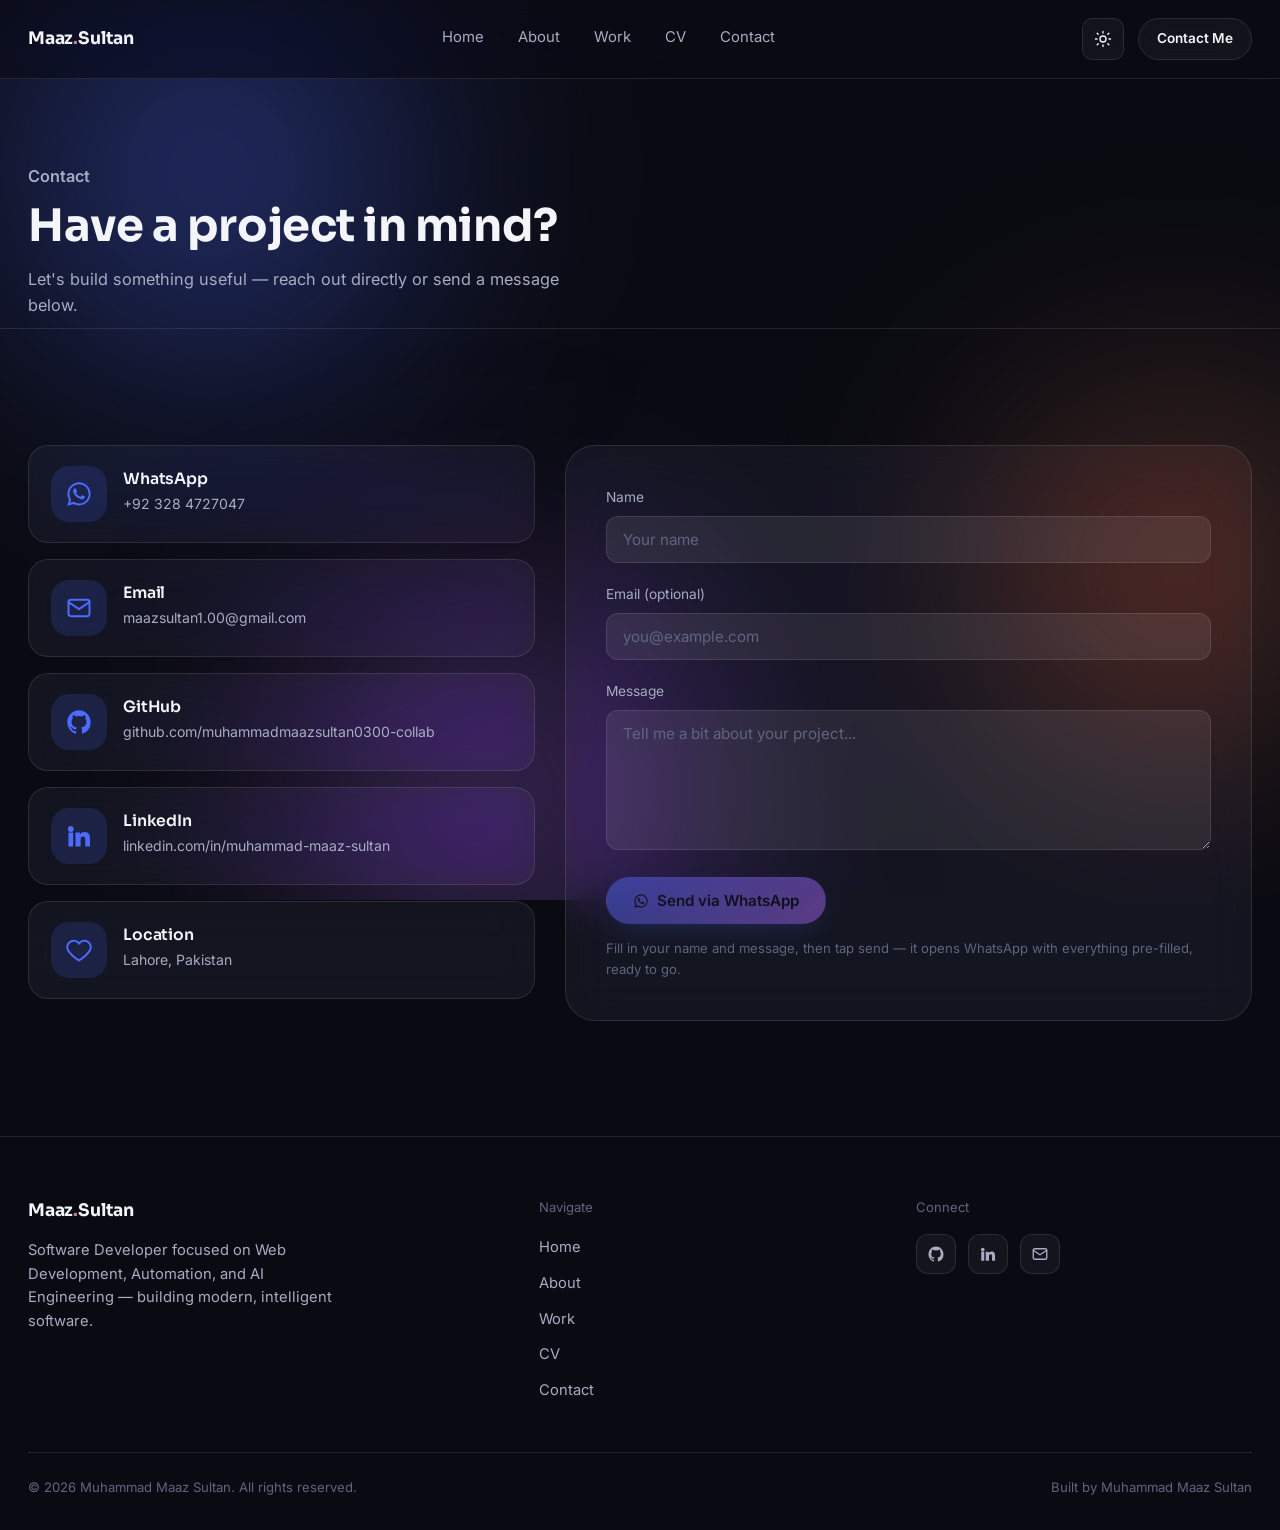
<file: contact.html>
<!DOCTYPE html>
<html lang="en">

<head>
  <meta charset="UTF-8" />
  <script>
    (function () {
      try {
        var t = localStorage.getItem("theme");
        if (t === "light") document.documentElement.setAttribute("data-theme", "light");
      } catch (e) { }
    })();
  </script>
  <meta name="viewport" content="width=device-width, initial-scale=1.0" />
  <title>Contact — Muhammad Maaz Sultan</title>
  <meta name="description"
    content="Get in touch with Muhammad Maaz Sultan — Software Developer focused on Web Development, Automation, and AI Engineering." />
  <link rel="icon" type="image/svg+xml" href="favicon.svg" />
  <link rel="alternate icon" href="favicon.png" />
  <link rel="apple-touch-icon" href="apple-touch-icon.png" />
  <link rel="preconnect" href="https://fonts.googleapis.com" />
  <link rel="preconnect" href="https://fonts.gstatic.com" crossorigin />
  <link
    href="https://fonts.googleapis.com/css2?family=Sora:wght@500;600;700&family=Inter:wght@400;500;600;700&display=swap"
    rel="stylesheet" />
  <link rel="stylesheet" href="./style.css" />
</head>

<body>

  <div class="bg-orbs" aria-hidden="true">
    <span class="orb orb-blue"></span>
    <span class="orb orb-cyan"></span>
    <span class="orb orb-violet"></span>
  </div>

  <!-- ============ HEADER / NAV ============ -->
  <header class="site-header" id="siteHeader">
    <div class="wrap">
      <a href="index.html" class="logo">Maaz<span>.</span>Sultan</a>

      <ul class="nav-links">
        <li><a href="index.html">Home</a></li>
        <li><a href="about.html">About</a></li>
        <li><a href="work.html">Work</a></li>
        <li><a href="cv.html">CV</a></li>
        <li><a href="contact.html">Contact</a></li>
      </ul>

      <div class="nav-cta">
        <button class="theme-toggle" id="themeToggle" aria-label="Toggle light/dark theme">
          <svg class="icon-sun" viewBox="0 0 24 24" fill="none" stroke="currentColor" stroke-width="1.8">
            <circle cx="12" cy="12" r="4" />
            <path d="M12 2v2M12 20v2M4.2 4.2l1.4 1.4M18.4 18.4l1.4 1.4M2 12h2M20 12h2M4.2 19.8l1.4-1.4M18.4 5.6l1.4-1.4"
              stroke-linecap="round" />
          </svg>
          <svg class="icon-moon" viewBox="0 0 24 24" fill="none" stroke="currentColor" stroke-width="1.8">
            <path d="M21 12.5A8.5 8.5 0 1 1 11.5 3a7 7 0 0 0 9.5 9.5Z" stroke-linejoin="round" />
          </svg>
        </button>
        <a href="contact.html" class="btn btn-ghost btn-sm">Contact Me</a>
        <button class="nav-toggle" id="navToggle" aria-label="Toggle menu" aria-expanded="false">
          <svg viewBox="0 0 24 24" fill="none" stroke="currentColor" stroke-width="1.8" width="20" height="20">
            <path d="M3 6h18M3 12h18M3 18h18" stroke-linecap="round" />
          </svg>
        </button>
      </div>
    </div>
  </header>

  <main>

    <!-- ============ PAGE HEADER ============ -->
    <section class="page-hero">
      <div class="wrap">
        <p class="section-kicker">Contact</p>
        <h1>Have a project in mind?</h1>
        <p>Let's build something useful — reach out directly or send a message below.</p>
      </div>
    </section>

    <!-- ============ CONTACT GRID ============ -->
    <section class="section reveal">
      <div class="wrap">
        <div class="contact-grid">

          <div class="contact-cards">

            <div class="contact-card">
              <div class="resume-icon">
                <svg viewBox="0 0 24 24" fill="currentColor">
                  <path
                    d="M12.04 2C6.58 2 2.13 6.45 2.13 11.91c0 1.75.46 3.39 1.26 4.82L2 22l5.4-1.42a9.87 9.87 0 0 0 4.64 1.18h.01c5.46 0 9.91-4.45 9.91-9.91C21.96 6.45 17.5 2 12.04 2Zm0 18.06h-.01a8.2 8.2 0 0 1-4.18-1.14l-.3-.18-3.1.82.83-3.03-.2-.31a8.2 8.2 0 0 1-1.26-4.31c0-4.53 3.69-8.22 8.23-8.22 2.2 0 4.26.86 5.82 2.41a8.17 8.17 0 0 1 2.41 5.82c0 4.54-3.7 8.24-8.24 8.24Zm4.51-6.17c-.25-.12-1.46-.72-1.68-.8-.23-.08-.39-.12-.56.12-.17.25-.64.8-.78.96-.14.17-.29.19-.53.06-.25-.12-1.05-.39-2-1.23-.74-.66-1.24-1.47-1.38-1.72-.15-.25-.02-.38.11-.5.11-.11.25-.29.37-.43.12-.14.16-.25.25-.41.08-.17.04-.31-.02-.43-.06-.12-.56-1.35-.77-1.85-.2-.48-.41-.42-.56-.43h-.48c-.17 0-.43.06-.66.31-.23.25-.86.84-.86 2.05s.88 2.38 1 2.55c.12.17 1.73 2.64 4.2 3.7.59.25 1.05.4 1.41.52.59.19 1.13.16 1.56.1.48-.07 1.46-.6 1.66-1.17.21-.58.21-1.08.15-1.18-.06-.1-.23-.16-.48-.28Z" />
                </svg>
              </div>
              <div>
                <h3>WhatsApp</h3>
                <p><a href="https://wa.me/923284727047" target="_blank" rel="noopener noreferrer">+92 328 4727047</a>
                </p>
              </div>
            </div>

            <div class="contact-card">
              <div class="resume-icon">
                <svg viewBox="0 0 24 24" fill="none" stroke="currentColor" stroke-width="1.7">
                  <rect x="3" y="5" width="18" height="14" rx="2" />
                  <path d="M3 7l9 6 9-6" stroke-linecap="round" stroke-linejoin="round" />
                </svg>
              </div>
              <div>
                <h3>Email</h3>
                <p><a href="mailto:maazsultan1.00@gmail.com">maazsultan1.00@gmail.com</a></p>
              </div>
            </div>

            <div class="contact-card">
              <div class="resume-icon">
                <svg viewBox="0 0 24 24" fill="currentColor">
                  <path
                    d="M12 2C6.48 2 2 6.58 2 12.25c0 4.53 2.87 8.37 6.84 9.73.5.1.68-.22.68-.5v-1.75c-2.78.62-3.37-1.37-3.37-1.37-.46-1.2-1.11-1.52-1.11-1.52-.91-.64.07-.63.07-.63 1 .07 1.53 1.05 1.53 1.05.9 1.57 2.34 1.12 2.91.86.09-.67.35-1.12.64-1.38-2.22-.26-4.56-1.14-4.56-5.07 0-1.12.39-2.03 1.03-2.75-.1-.26-.45-1.31.1-2.73 0 0 .84-.28 2.75 1.05a9.3 9.3 0 0 1 5 0c1.9-1.33 2.75-1.05 2.75-1.05.55 1.42.2 2.47.1 2.73.64.72 1.03 1.63 1.03 2.75 0 3.94-2.34 4.8-4.57 5.06.36.32.68.94.68 1.9v2.82c0 .28.18.6.69.5A10.26 10.26 0 0 0 22 12.25C22 6.58 17.52 2 12 2Z" />
                </svg>
              </div>
              <div>
                <h3>GitHub</h3>
                <p><a href="https://github.com/muhammadmaazsultan0300-collab" target="_blank"
                    rel="noopener noreferrer">github.com/muhammadmaazsultan0300-collab</a></p>
              </div>
            </div>

            <div class="contact-card">
              <div class="resume-icon">
                <svg viewBox="0 0 24 24" fill="currentColor">
                  <path
                    d="M4.98 3.5a2.5 2.5 0 1 1 0 5 2.5 2.5 0 0 1 0-5zM3 9h4v12H3zM9 9h3.8v1.7h.05c.53-1 1.83-2.05 3.77-2.05 4.03 0 4.78 2.65 4.78 6.1V21h-4v-5.6c0-1.34-.02-3.06-1.87-3.06-1.87 0-2.16 1.46-2.16 2.96V21H9z" />
                </svg>
              </div>
              <div>
                <h3>LinkedIn</h3>
                <p><a href="https://www.linkedin.com/in/muhammad-maaz-sultan/" target="_blank"
                    rel="noopener noreferrer">linkedin.com/in/muhammad-maaz-sultan</a></p>
              </div>
            </div>

            <div class="contact-card">
              <div class="resume-icon">
                <svg viewBox="0 0 24 24" fill="none" stroke="currentColor" stroke-width="1.7">
                  <path d="M12 21s-7-4.5-9.5-9A5.5 5.5 0 0 1 12 6.5 5.5 5.5 0 0 1 21.5 12c-2.5 4.5-9.5 9-9.5 9Z"
                    stroke-linejoin="round" />
                </svg>
              </div>
              <div>
                <h3>Location</h3>
                <p>Lahore, Pakistan</p>
              </div>
            </div>

          </div>

          <div class="contact-form-panel">
            <form id="contactForm">
              <div class="form-row">
                <label for="name">Name</label>
                <input type="text" id="name" name="name" placeholder="Your name" required />
              </div>
              <div class="form-row">
                <label for="email">Email (optional)</label>
                <input type="email" id="email" name="email" placeholder="you@example.com" />
              </div>
              <div class="form-row">
                <label for="message">Message</label>
                <textarea id="message" name="message" placeholder="Tell me a bit about your project..."
                  required></textarea>
              </div>
              <button type="submit" id="sendWhatsapp" class="btn btn-primary btn-disabled">
                <svg width="16" height="16" viewBox="0 0 24 24" fill="currentColor">
                  <path
                    d="M12.04 2C6.58 2 2.13 6.45 2.13 11.91c0 1.75.46 3.39 1.26 4.82L2 22l5.4-1.42a9.87 9.87 0 0 0 4.64 1.18h.01c5.46 0 9.91-4.45 9.91-9.91C21.96 6.45 17.5 2 12.04 2Zm0 18.06h-.01a8.2 8.2 0 0 1-4.18-1.14l-.3-.18-3.1.82.83-3.03-.2-.31a8.2 8.2 0 0 1-1.26-4.31c0-4.53 3.69-8.22 8.23-8.22 2.2 0 4.26.86 5.82 2.41a8.17 8.17 0 0 1 2.41 5.82c0 4.54-3.7 8.24-8.24 8.24Zm4.51-6.17c-.25-.12-1.46-.72-1.68-.8-.23-.08-.39-.12-.56.12-.17.25-.64.8-.78.96-.14.17-.29.19-.53.06-.25-.12-1.05-.39-2-1.23-.74-.66-1.24-1.47-1.38-1.72-.15-.25-.02-.38.11-.5.11-.11.25-.29.37-.43.12-.14.16-.25.25-.41.08-.17.04-.31-.02-.43-.06-.12-.56-1.35-.77-1.85-.2-.48-.41-.42-.56-.43h-.48c-.17 0-.43.06-.66.31-.23.25-.86.84-.86 2.05s.88 2.38 1 2.55c.12.17 1.73 2.64 4.2 3.7.59.25 1.05.4 1.41.52.59.19 1.13.16 1.56.1.48-.07 1.46-.6 1.66-1.17.21-.58.21-1.08.15-1.18-.06-.1-.23-.16-.48-.28Z" />
                </svg>
                Send via WhatsApp
              </button>
              <p class="form-note">Fill in your name and message, then tap send — it opens WhatsApp with everything
                pre-filled, ready to go.</p>
            </form>
          </div>

        </div>
      </div>
    </section>

  </main>

  <!-- ============ FOOTER ============ -->
  <footer class="site-footer">
    <div class="wrap">
      <div class="footer-grid">

        <div class="footer-brand">
          <a href="index.html" class="logo">Maaz<span>.</span>Sultan</a>
          <p>Software Developer focused on Web Development, Automation, and AI Engineering — building modern,
            intelligent software.</p>
        </div>

        <div class="footer-nav">
          <p class="footer-heading">Navigate</p>
          <ul class="footer-links">
            <li><a href="index.html">Home</a></li>
            <li><a href="about.html">About</a></li>
            <li><a href="work.html">Work</a></li>
            <li><a href="cv.html">CV</a></li>
            <li><a href="contact.html">Contact</a></li>
          </ul>
        </div>

        <div class="footer-social">
          <p class="footer-heading">Connect</p>
          <div class="social-row">
            <a href="https://github.com/muhammadmaazsultan0300-collab" target="_blank" rel="noopener noreferrer"
              aria-label="GitHub">
              <svg viewBox="0 0 24 24" fill="currentColor">
                <path
                  d="M12 2C6.48 2 2 6.58 2 12.25c0 4.53 2.87 8.37 6.84 9.73.5.1.68-.22.68-.5v-1.75c-2.78.62-3.37-1.37-3.37-1.37-.46-1.2-1.11-1.52-1.11-1.52-.91-.64.07-.63.07-.63 1 .07 1.53 1.05 1.53 1.05.9 1.57 2.34 1.12 2.91.86.09-.67.35-1.12.64-1.38-2.22-.26-4.56-1.14-4.56-5.07 0-1.12.39-2.03 1.03-2.75-.1-.26-.45-1.31.1-2.73 0 0 .84-.28 2.75 1.05a9.3 9.3 0 0 1 5 0c1.9-1.33 2.75-1.05 2.75-1.05.55 1.42.2 2.47.1 2.73.64.72 1.03 1.63 1.03 2.75 0 3.94-2.34 4.8-4.57 5.06.36.32.68.94.68 1.9v2.82c0 .28.18.6.69.5A10.26 10.26 0 0 0 22 12.25C22 6.58 17.52 2 12 2Z" />
              </svg>
            </a>
            <a href="https://www.linkedin.com/in/muhammad-maaz-sultan/" target="_blank" rel="noopener noreferrer"
              aria-label="LinkedIn">
              <svg viewBox="0 0 24 24" fill="currentColor">
                <path
                  d="M4.98 3.5a2.5 2.5 0 1 1 0 5 2.5 2.5 0 0 1 0-5zM3 9h4v12H3zM9 9h3.8v1.7h.05c.53-1 1.83-2.05 3.77-2.05 4.03 0 4.78 2.65 4.78 6.1V21h-4v-5.6c0-1.34-.02-3.06-1.87-3.06-1.87 0-2.16 1.46-2.16 2.96V21H9z" />
              </svg>
            </a>
            <a href="mailto:maazsultan1.00@gmail.com" aria-label="Email">
              <svg viewBox="0 0 24 24" fill="none" stroke="currentColor" stroke-width="1.8">
                <rect x="3" y="5" width="18" height="14" rx="2" />
                <path d="M3 7l9 6 9-6" stroke-linecap="round" stroke-linejoin="round" />
              </svg>
            </a>
          </div>
        </div>

      </div>

      <div class="footer-bottom">
        <span>© 2026 Muhammad Maaz Sultan. All rights reserved.</span>
        <span>Built by Muhammad Maaz Sultan</span>
      </div>
    </div>
  </footer>

  <script src="./main.js"></script>
</body>

</html>
</file>
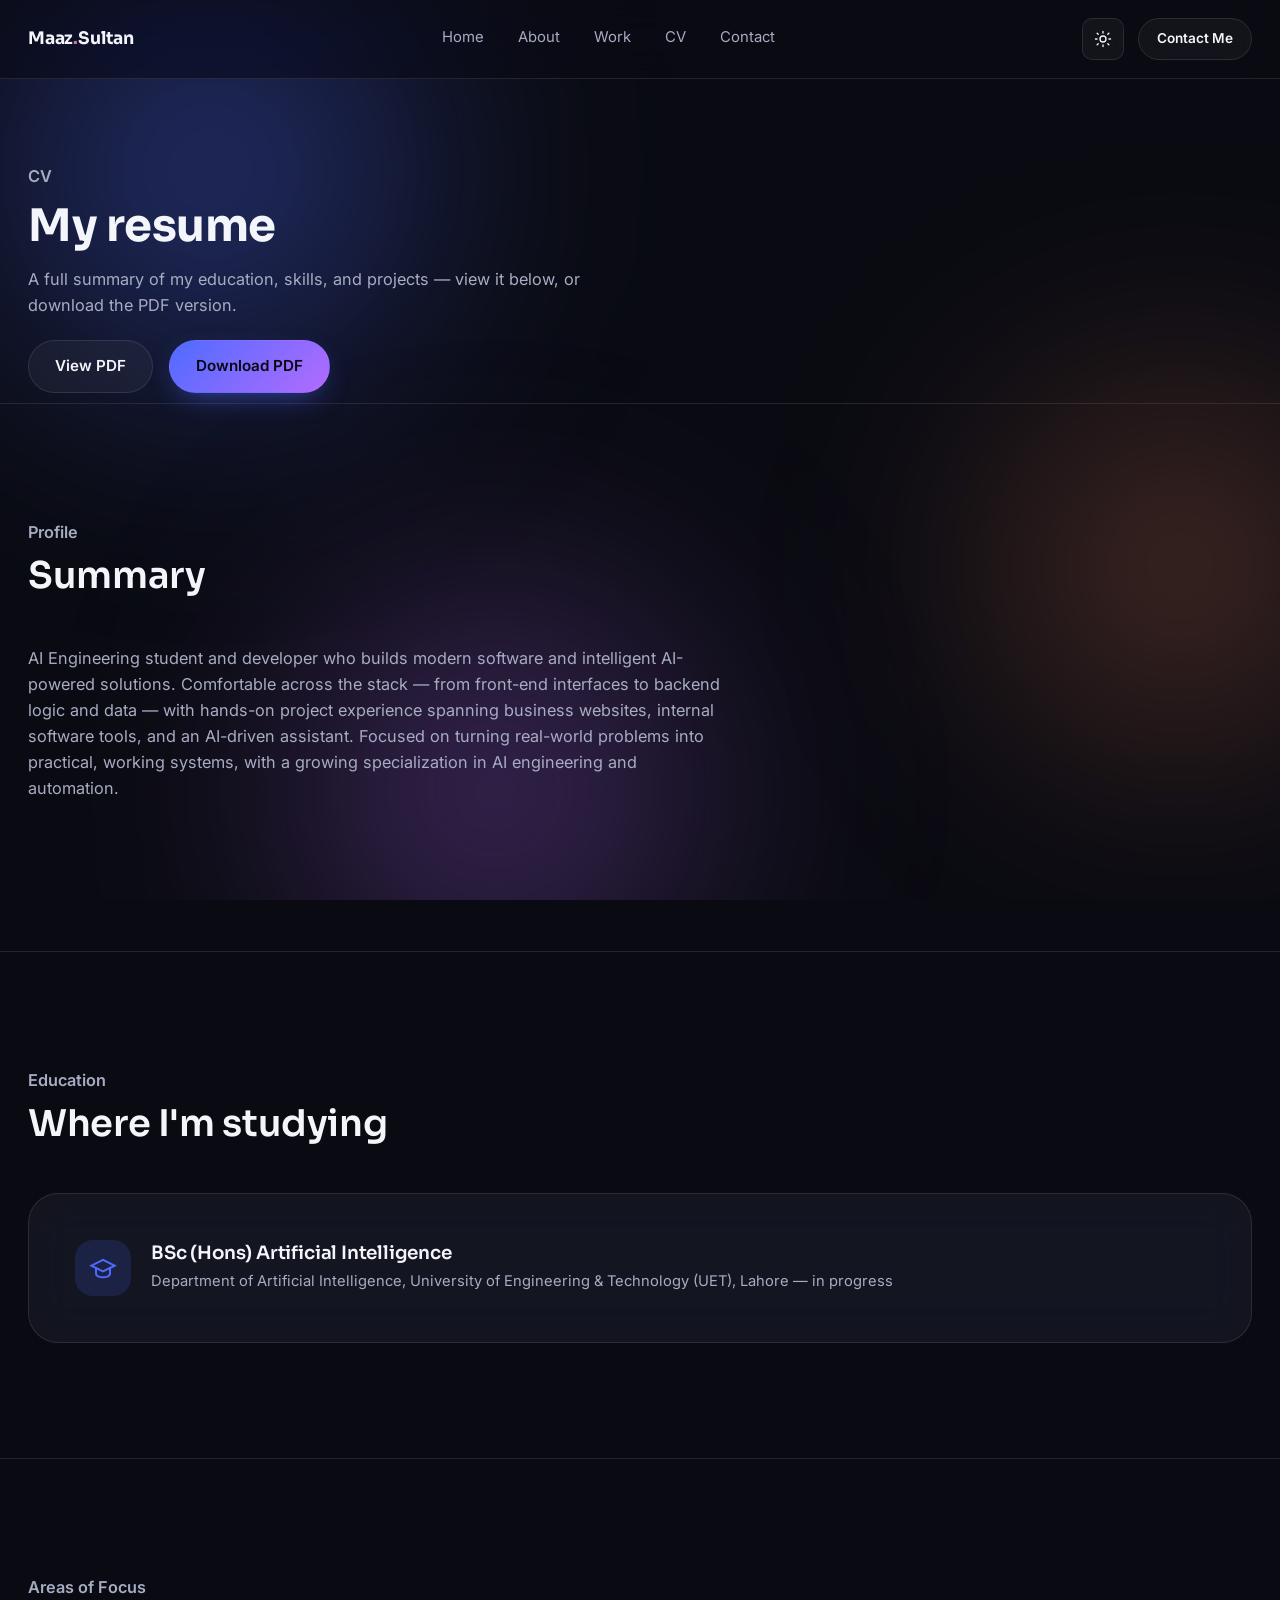
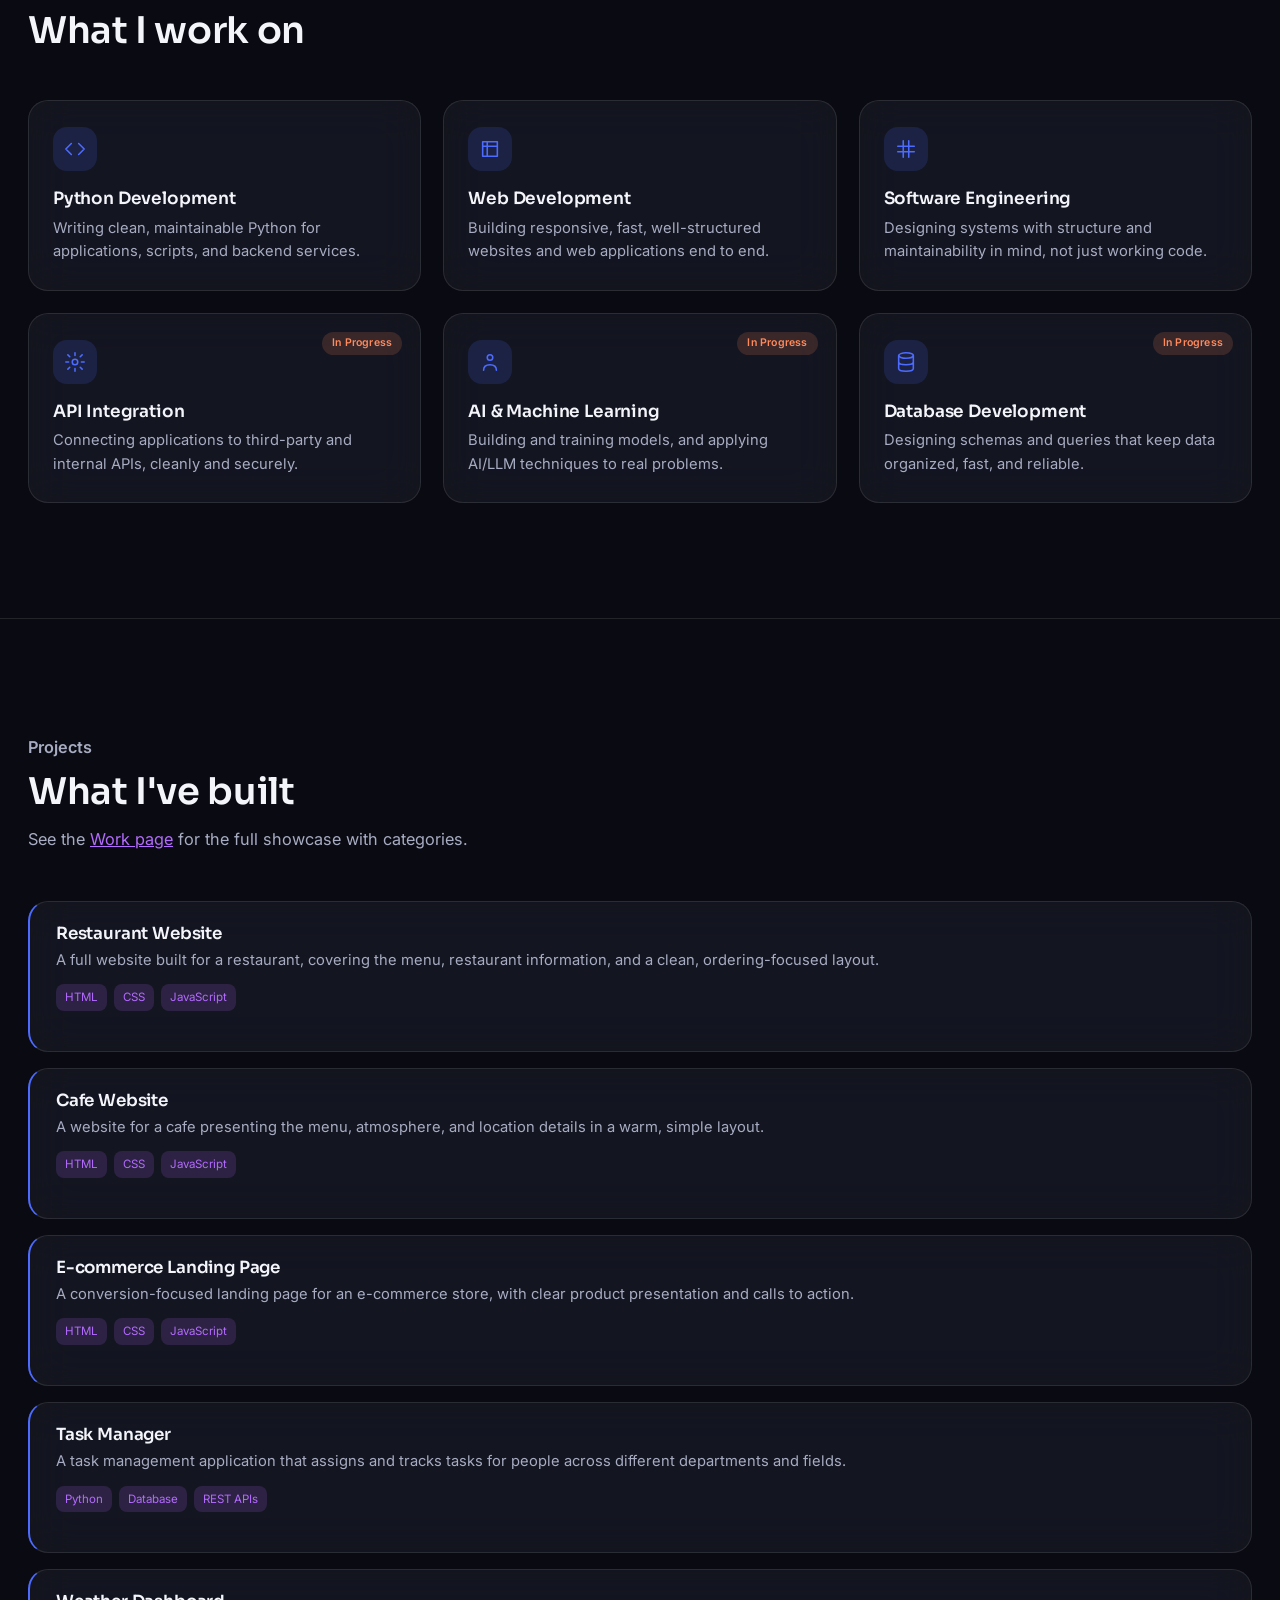
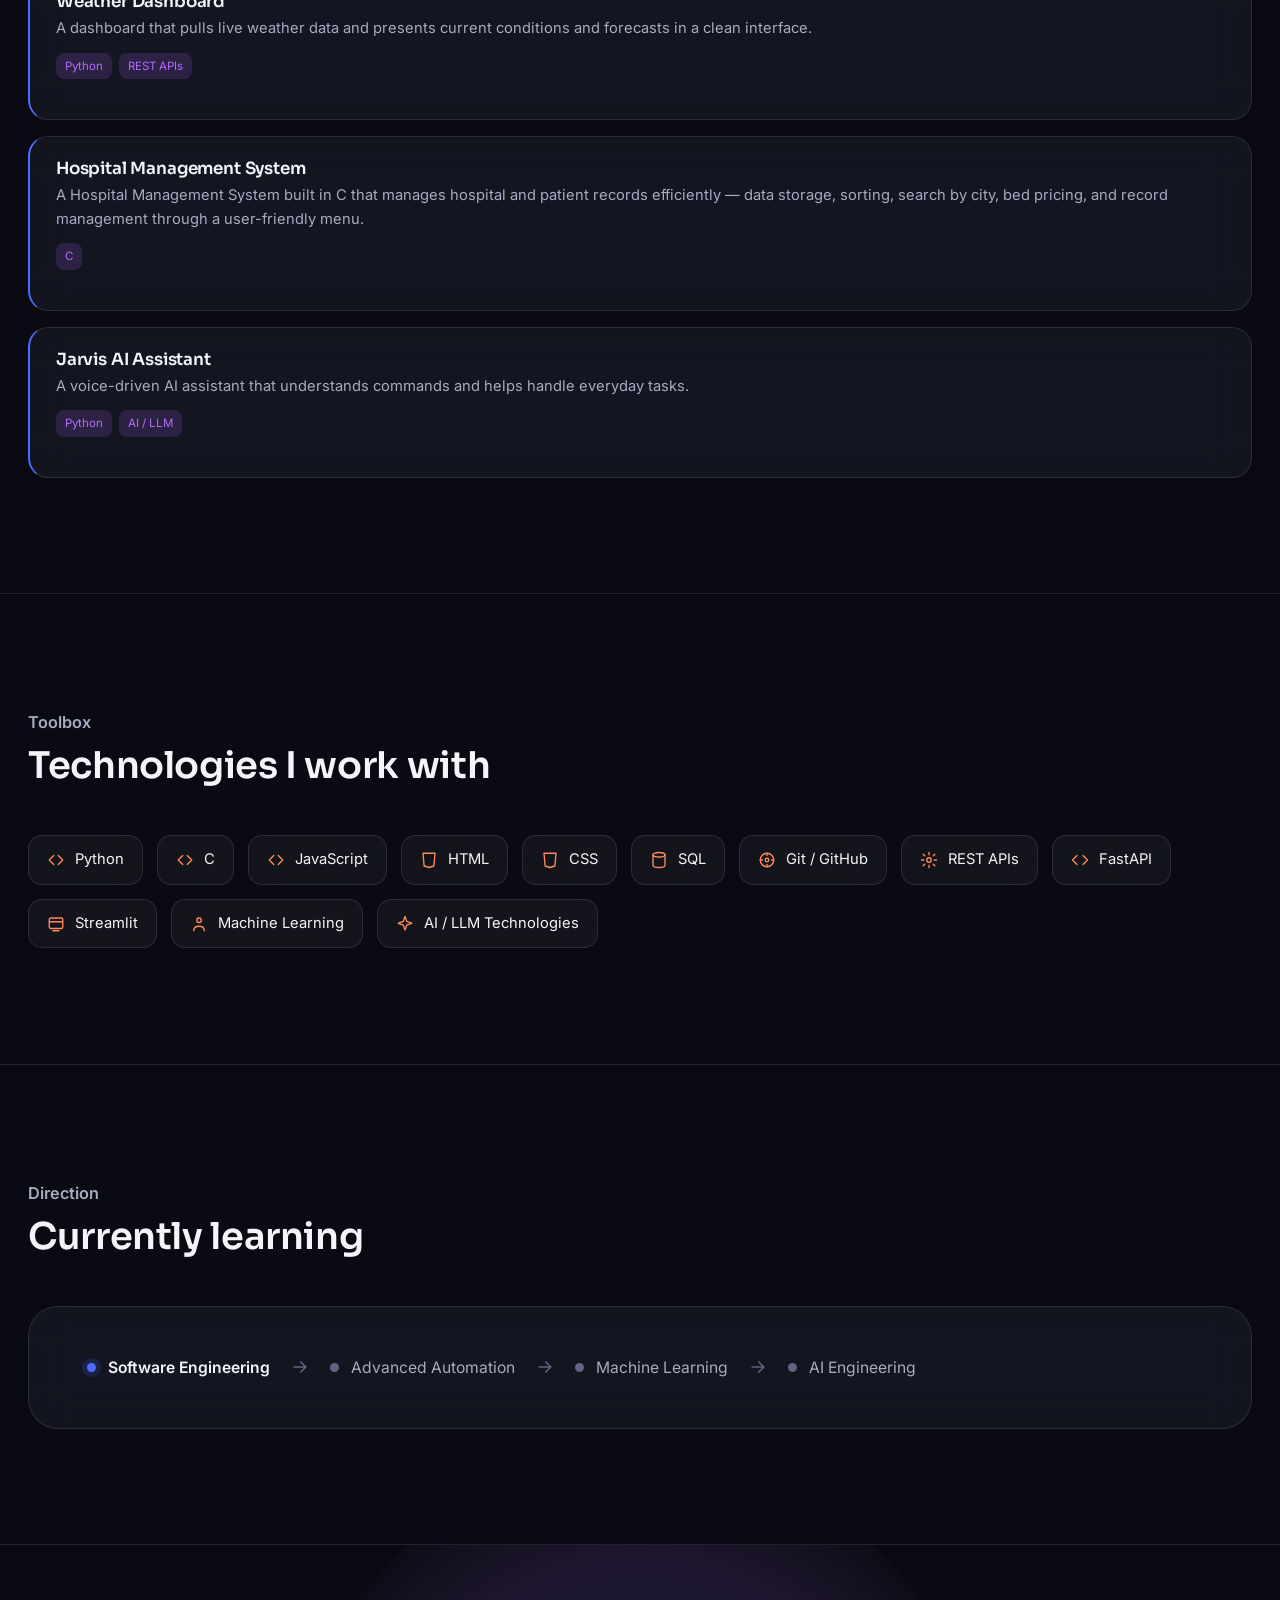
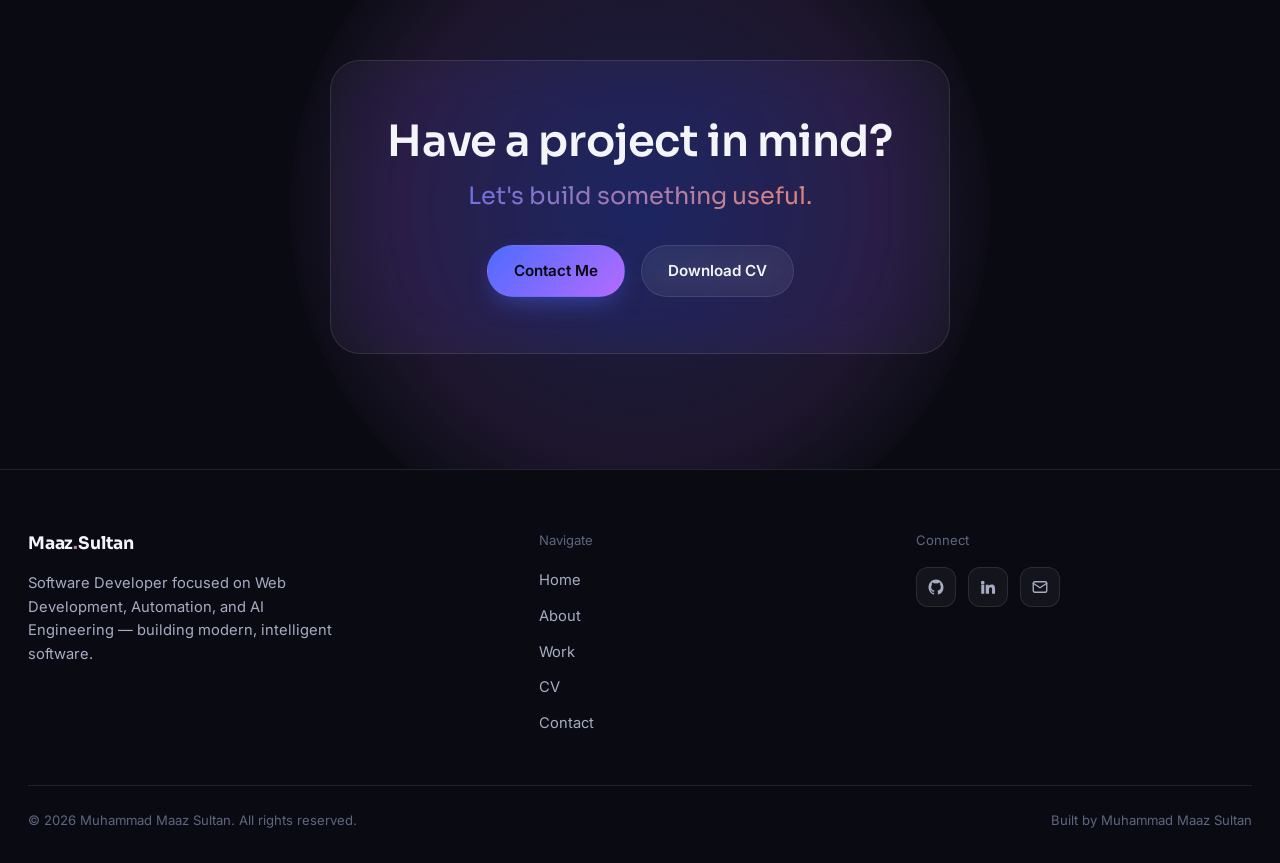
<file: cv.html>
<!DOCTYPE html>
<html lang="en">

<head>
  <meta charset="UTF-8" />
  <script>
    (function () {
      try {
        var t = localStorage.getItem("theme");
        if (t === "light") document.documentElement.setAttribute("data-theme", "light");
      } catch (e) { }
    })();
  </script>
  <meta name="viewport" content="width=device-width, initial-scale=1.0" />
  <title>CV — Muhammad Maaz Sultan</title>
  <meta name="description"
    content="CV of Muhammad Maaz Sultan — Software Developer focused on Web Development, Automation, and AI Engineering. View or download the full resume." />
  <link rel="icon" type="image/svg+xml" href="favicon.svg" />
  <link rel="alternate icon" href="favicon.png" />
  <link rel="apple-touch-icon" href="apple-touch-icon.png" />
  <link rel="preconnect" href="https://fonts.googleapis.com" />
  <link rel="preconnect" href="https://fonts.gstatic.com" crossorigin />
  <link
    href="https://fonts.googleapis.com/css2?family=Sora:wght@500;600;700&family=Inter:wght@400;500;600;700&display=swap"
    rel="stylesheet" />
  <link rel="stylesheet" href="./style.css" />
</head>

<body>

  <div class="bg-orbs" aria-hidden="true">
    <span class="orb orb-blue"></span>
    <span class="orb orb-cyan"></span>
    <span class="orb orb-violet"></span>
  </div>

  <!-- ============ HEADER / NAV ============ -->
  <header class="site-header" id="siteHeader">
    <div class="wrap">
      <a href="index.html" class="logo">Maaz<span>.</span>Sultan</a>

      <ul class="nav-links">
        <li><a href="index.html">Home</a></li>
        <li><a href="about.html">About</a></li>
        <li><a href="work.html">Work</a></li>
        <li><a href="cv.html">CV</a></li>
        <li><a href="contact.html">Contact</a></li>
      </ul>

      <div class="nav-cta">
        <button class="theme-toggle" id="themeToggle" aria-label="Toggle light/dark theme">
          <svg class="icon-sun" viewBox="0 0 24 24" fill="none" stroke="currentColor" stroke-width="1.8">
            <circle cx="12" cy="12" r="4" />
            <path d="M12 2v2M12 20v2M4.2 4.2l1.4 1.4M18.4 18.4l1.4 1.4M2 12h2M20 12h2M4.2 19.8l1.4-1.4M18.4 5.6l1.4-1.4"
              stroke-linecap="round" />
          </svg>
          <svg class="icon-moon" viewBox="0 0 24 24" fill="none" stroke="currentColor" stroke-width="1.8">
            <path d="M21 12.5A8.5 8.5 0 1 1 11.5 3a7 7 0 0 0 9.5 9.5Z" stroke-linejoin="round" />
          </svg>
        </button>
        <a href="contact.html" class="btn btn-ghost btn-sm">Contact Me</a>
        <button class="nav-toggle" id="navToggle" aria-label="Toggle menu" aria-expanded="false">
          <svg viewBox="0 0 24 24" fill="none" stroke="currentColor" stroke-width="1.8" width="20" height="20">
            <path d="M3 6h18M3 12h18M3 18h18" stroke-linecap="round" />
          </svg>
        </button>
      </div>
    </div>
  </header>

  <main>

    <!-- ============ PAGE HEADER + ACTIONS ============ -->
    <section class="page-hero">
      <div class="wrap">
        <p class="section-kicker">CV</p>
        <h1>My resume</h1>
        <p>A full summary of my education, skills, and projects — view it below, or download the PDF version.</p>
        <div class="hero-actions" style="margin-top:22px;">
          <a href="./Muhammad_Maaz_Sultan_CV.pdf" target="_blank" rel="noopener" class="btn btn-ghost">View
            PDF</a>
          <a href="./Muhammad_Maaz_Sultan_CV.pdf" download class="btn btn-primary">Download PDF</a>
        </div>
      </div>
    </section>

    <!-- ============ PROFILE ============ -->
    <section class="section reveal" id="profile">
      <div class="wrap">
        <div class="section-head">
          <p class="section-kicker">Profile</p>
          <h2>Summary</h2>
        </div>
        <p class="hero-desc" style="max-width:70ch;">AI Engineering student and developer who builds modern software and
          intelligent AI-powered solutions. Comfortable across the stack — from front-end interfaces to backend logic
          and data — with hands-on project experience spanning business websites, internal software tools, and an
          AI-driven assistant. Focused on turning real-world problems into practical, working systems, with a growing
          specialization in AI engineering and automation.</p>
      </div>
    </section>

    <!-- ============ EDUCATION ============ -->
    <section class="section reveal" id="education">
      <div class="wrap">
        <div class="section-head">
          <p class="section-kicker">Education</p>
          <h2>Where I'm studying</h2>
        </div>

        <div class="resume-panel">
          <div class="resume-info">
            <div class="resume-icon">
              <svg viewBox="0 0 24 24" fill="none" stroke="currentColor" stroke-width="1.7">
                <path d="M22 10L12 5 2 10l10 5 10-5Z" />
                <path d="M6 12v5c0 1.7 2.7 3 6 3s6-1.3 6-3v-5" stroke-linecap="round" stroke-linejoin="round" />
              </svg>
            </div>
            <div class="resume-text">
              <h3>BSc (Hons) Artificial Intelligence</h3>
              <p>Department of Artificial Intelligence, University of Engineering &amp; Technology (UET), Lahore — in
                progress</p>
            </div>
          </div>
        </div>
      </div>
    </section>

    <!-- ============ AREAS OF FOCUS ============ -->
    <section class="section reveal" id="focus">
      <div class="wrap">
        <div class="section-head">
          <p class="section-kicker">Areas of Focus</p>
          <h2>What I work on</h2>
        </div>

        <div class="skills-grid">

          <div class="skill-card">
            <div class="skill-icon">
              <svg viewBox="0 0 24 24" fill="none" stroke="currentColor" stroke-width="1.7">
                <path d="M16 18l6-6-6-6M8 6l-6 6 6 6" stroke-linecap="round" stroke-linejoin="round" />
              </svg>
            </div>
            <h3>Python Development</h3>
            <p>Writing clean, maintainable Python for applications, scripts, and backend services.</p>
          </div>

          <div class="skill-card">
            <div class="skill-icon">
              <svg viewBox="0 0 24 24" fill="none" stroke="currentColor" stroke-width="1.7">
                <path d="M4 4h16v16H4z M4 9h16 M9 4v16" stroke-linecap="round" stroke-linejoin="round" />
              </svg>
            </div>
            <h3>Web Development</h3>
            <p>Building responsive, fast, well-structured websites and web applications end to end.</p>
          </div>

          <div class="skill-card">
            <div class="skill-icon">
              <svg viewBox="0 0 24 24" fill="none" stroke="currentColor" stroke-width="1.7">
                <path d="M9 3v18M15 3v18M3 9h18M3 15h18" stroke-linecap="round" />
              </svg>
            </div>
            <h3>Software Engineering</h3>
            <p>Designing systems with structure and maintainability in mind, not just working code.</p>
          </div>

          <div class="skill-card">
            <span class="skill-badge">In Progress</span>
            <div class="skill-icon">
              <svg viewBox="0 0 24 24" fill="none" stroke="currentColor" stroke-width="1.7">
                <circle cx="12" cy="12" r="3" />
                <path
                  d="M12 2v3M12 19v3M4.2 4.2l2.1 2.1M17.7 17.7l2.1 2.1M2 12h3M19 12h3M4.2 19.8l2.1-2.1M17.7 6.3l2.1-2.1"
                  stroke-linecap="round" />
              </svg>
            </div>
            <h3>API Integration</h3>
            <p>Connecting applications to third-party and internal APIs, cleanly and securely.</p>
          </div>

          <div class="skill-card">
            <span class="skill-badge">In Progress</span>
            <div class="skill-icon">
              <svg viewBox="0 0 24 24" fill="none" stroke="currentColor" stroke-width="1.7">
                <circle cx="12" cy="7" r="3" />
                <path d="M5 21c0-4 3-6 7-6s7 2 7 6" stroke-linecap="round" />
              </svg>
            </div>
            <h3>AI &amp; Machine Learning</h3>
            <p>Building and training models, and applying AI/LLM techniques to real problems.</p>
          </div>

          <div class="skill-card">
            <span class="skill-badge">In Progress</span>
            <div class="skill-icon">
              <svg viewBox="0 0 24 24" fill="none" stroke="currentColor" stroke-width="1.7">
                <ellipse cx="12" cy="5" rx="8" ry="3" />
                <path d="M4 5v14c0 1.7 3.6 3 8 3s8-1.3 8-3V5 M4 12c0 1.7 3.6 3 8 3s8-1.3 8-3" stroke-linecap="round" />
              </svg>
            </div>
            <h3>Database Development</h3>
            <p>Designing schemas and queries that keep data organized, fast, and reliable.</p>
          </div>

        </div>
      </div>
    </section>

    <!-- ============ PROJECTS ============ -->
    <section class="section reveal" id="projects">
      <div class="wrap">
        <div class="section-head">
          <p class="section-kicker">Projects</p>
          <h2>What I've built</h2>
          <p>See the <a href="work.html" style="color:var(--accent-2); text-decoration:underline;">Work page</a> for the
            full showcase with categories.</p>
        </div>

        <div class="cv-projects">

          <div class="cv-item">
            <h3>Restaurant Website</h3>
            <p>A full website built for a restaurant, covering the menu, restaurant information, and a clean,
              ordering-focused layout.</p>
            <div class="project-tech">
              <span class="tech-chip">HTML</span>
              <span class="tech-chip">CSS</span>
              <span class="tech-chip">JavaScript</span>
            </div>
          </div>

          <div class="cv-item">
            <h3>Cafe Website</h3>
            <p>A website for a cafe presenting the menu, atmosphere, and location details in a warm, simple layout.</p>
            <div class="project-tech">
              <span class="tech-chip">HTML</span>
              <span class="tech-chip">CSS</span>
              <span class="tech-chip">JavaScript</span>
            </div>
          </div>

          <div class="cv-item">
            <h3>E-commerce Landing Page</h3>
            <p>A conversion-focused landing page for an e-commerce store, with clear product presentation and calls to
              action.</p>
            <div class="project-tech">
              <span class="tech-chip">HTML</span>
              <span class="tech-chip">CSS</span>
              <span class="tech-chip">JavaScript</span>
            </div>
          </div>

          <div class="cv-item">
            <h3>Task Manager</h3>
            <p>A task management application that assigns and tracks tasks for people across different departments and
              fields.</p>
            <div class="project-tech">
              <span class="tech-chip">Python</span>
              <span class="tech-chip">Database</span>
              <span class="tech-chip">REST APIs</span>
            </div>
          </div>

          <div class="cv-item">
            <h3>Weather Dashboard</h3>
            <p>A dashboard that pulls live weather data and presents current conditions and forecasts in a clean
              interface.</p>
            <div class="project-tech">
              <span class="tech-chip">Python</span>
              <span class="tech-chip">REST APIs</span>
            </div>
          </div>

          <div class="cv-item">
            <h3>Hospital Management System</h3>
            <p>A Hospital Management System built in C that manages hospital and patient records efficiently — data
              storage, sorting, search by city, bed pricing, and record management through a user-friendly menu.</p>
            <div class="project-tech">
              <span class="tech-chip">C</span>
            </div>
          </div>

          <div class="cv-item">
            <h3>Jarvis AI Assistant</h3>
            <p>A voice-driven AI assistant that understands commands and helps handle everyday tasks.</p>
            <div class="project-tech">
              <span class="tech-chip">Python</span>
              <span class="tech-chip">AI / LLM</span>
            </div>
          </div>

        </div>
      </div>
    </section>

    <!-- ============ TECHNOLOGIES ============ -->
    <section class="section reveal" id="technologies">
      <div class="wrap">
        <div class="section-head">
          <p class="section-kicker">Toolbox</p>
          <h2>Technologies I work with</h2>
        </div>

        <div class="tech-grid">
          <div class="tech-item"><svg viewBox="0 0 24 24" fill="none" stroke="currentColor" stroke-width="1.8">
              <path d="M9 18l-6-6 6-6M15 6l6 6-6 6" stroke-linecap="round" stroke-linejoin="round" />
            </svg>Python</div>
          <div class="tech-item"><svg viewBox="0 0 24 24" fill="none" stroke="currentColor" stroke-width="1.8">
              <path d="M9 18l-6-6 6-6M15 6l6 6-6 6" stroke-linecap="round" stroke-linejoin="round" />
            </svg>C</div>
          <div class="tech-item"><svg viewBox="0 0 24 24" fill="none" stroke="currentColor" stroke-width="1.8">
              <path d="M9 18l-6-6 6-6M15 6l6 6-6 6" stroke-linecap="round" stroke-linejoin="round" />
            </svg>JavaScript</div>
          <div class="tech-item"><svg viewBox="0 0 24 24" fill="none" stroke="currentColor" stroke-width="1.8">
              <path d="M4 3l1.5 17L12 22l6.5-2L20 3H4z" stroke-linejoin="round" />
            </svg>HTML</div>
          <div class="tech-item"><svg viewBox="0 0 24 24" fill="none" stroke="currentColor" stroke-width="1.8">
              <path d="M4 3l1.5 17L12 22l6.5-2L20 3H4z" stroke-linejoin="round" />
            </svg>CSS</div>
          <div class="tech-item"><svg viewBox="0 0 24 24" fill="none" stroke="currentColor" stroke-width="1.8">
              <ellipse cx="12" cy="5" rx="8" ry="3" />
              <path d="M4 5v14c0 1.7 3.6 3 8 3s8-1.3 8-3V5" stroke-linecap="round" />
            </svg>SQL</div>
          <div class="tech-item"><svg viewBox="0 0 24 24" fill="none" stroke="currentColor" stroke-width="1.8">
              <circle cx="12" cy="12" r="9" />
              <circle cx="12" cy="12" r="2.4" />
              <path d="M12 3v3M12 18v3M3 12h3M18 12h3" stroke-linecap="round" />
            </svg>Git / GitHub</div>
          <div class="tech-item"><svg viewBox="0 0 24 24" fill="none" stroke="currentColor" stroke-width="1.8">
              <circle cx="12" cy="12" r="3" />
              <path
                d="M12 2v3M12 19v3M4.2 4.2l2.1 2.1M17.7 17.7l2.1 2.1M2 12h3M19 12h3M4.2 19.8l2.1-2.1M17.7 6.3l2.1-2.1"
                stroke-linecap="round" />
            </svg>REST APIs</div>
          <div class="tech-item"><svg viewBox="0 0 24 24" fill="none" stroke="currentColor" stroke-width="1.8">
              <path d="M16 18l6-6-6-6M8 6l-6 6 6 6" stroke-linecap="round" stroke-linejoin="round" />
            </svg>FastAPI</div>
          <div class="tech-item"><svg viewBox="0 0 24 24" fill="none" stroke="currentColor" stroke-width="1.8">
              <rect x="3" y="4" width="18" height="14" rx="2" />
              <path d="M3 9h18M8 21h8" stroke-linecap="round" />
            </svg>Streamlit</div>
          <div class="tech-item"><svg viewBox="0 0 24 24" fill="none" stroke="currentColor" stroke-width="1.8">
              <circle cx="12" cy="7" r="3" />
              <path d="M5 21c0-4 3-6 7-6s7 2 7 6" stroke-linecap="round" />
            </svg>Machine Learning</div>
          <div class="tech-item"><svg viewBox="0 0 24 24" fill="none" stroke="currentColor" stroke-width="1.8">
              <path d="M12 2l2.4 6.6L21 11l-6.6 2.4L12 20l-2.4-6.6L3 11l6.6-2.4z" stroke-linejoin="round" />
            </svg>AI / LLM Technologies</div>
        </div>
      </div>
    </section>

    <!-- ============ CURRENT DIRECTION ============ -->
    <section class="section reveal" id="direction">
      <div class="wrap">
        <div class="section-head">
          <p class="section-kicker">Direction</p>
          <h2>Currently learning</h2>
        </div>

        <div class="learning-path">
          <div class="learning-stage is-current">
            <span class="dot"></span>
            <span>Software Engineering</span>
          </div>
          <svg class="learning-arrow" width="20" height="20" viewBox="0 0 24 24" fill="none" stroke="currentColor"
            stroke-width="2">
            <path d="M5 12h14M13 6l6 6-6 6" stroke-linecap="round" stroke-linejoin="round" />
          </svg>
          <div class="learning-stage">
            <span class="dot"></span>
            <span>Advanced Automation</span>
          </div>
          <svg class="learning-arrow" width="20" height="20" viewBox="0 0 24 24" fill="none" stroke="currentColor"
            stroke-width="2">
            <path d="M5 12h14M13 6l6 6-6 6" stroke-linecap="round" stroke-linejoin="round" />
          </svg>
          <div class="learning-stage">
            <span class="dot"></span>
            <span>Machine Learning</span>
          </div>
          <svg class="learning-arrow" width="20" height="20" viewBox="0 0 24 24" fill="none" stroke="currentColor"
            stroke-width="2">
            <path d="M5 12h14M13 6l6 6-6 6" stroke-linecap="round" stroke-linejoin="round" />
          </svg>
          <div class="learning-stage">
            <span class="dot"></span>
            <span>AI Engineering</span>
          </div>
        </div>
      </div>
    </section>

    <!-- ============ CLOSING CTA ============ -->
    <section class="cta-band reveal">
      <div class="wrap">
        <div class="cta-inner">
          <h2>Have a project in mind?</h2>
          <p class="cta-sub">Let's build something useful.</p>
          <div class="cta-actions">
            <a href="contact.html" class="btn btn-primary">Contact Me</a>
            <a href="./Muhammad_Maaz_Sultan_CV.pdf" download class="btn btn-ghost">Download CV</a>
          </div>
        </div>
      </div>
    </section>

  </main>

  <!-- ============ FOOTER ============ -->
  <footer class="site-footer">
    <div class="wrap">
      <div class="footer-grid">

        <div class="footer-brand">
          <a href="index.html" class="logo">Maaz<span>.</span>Sultan</a>
          <p>Software Developer focused on Web Development, Automation, and AI Engineering — building modern,
            intelligent software.</p>
        </div>

        <div class="footer-nav">
          <p class="footer-heading">Navigate</p>
          <ul class="footer-links">
            <li><a href="index.html">Home</a></li>
            <li><a href="about.html">About</a></li>
            <li><a href="work.html">Work</a></li>
            <li><a href="cv.html">CV</a></li>
            <li><a href="contact.html">Contact</a></li>
          </ul>
        </div>

        <div class="footer-social">
          <p class="footer-heading">Connect</p>
          <div class="social-row">
            <a href="https://github.com/muhammadmaazsultan0300-collab" target="_blank" rel="noopener"
              aria-label="GitHub">
              <svg viewBox="0 0 24 24" fill="currentColor">
                <path
                  d="M12 2C6.48 2 2 6.58 2 12.25c0 4.53 2.87 8.37 6.84 9.73.5.1.68-.22.68-.5v-1.75c-2.78.62-3.37-1.37-3.37-1.37-.46-1.2-1.11-1.52-1.11-1.52-.91-.64.07-.63.07-.63 1 .07 1.53 1.05 1.53 1.05.9 1.57 2.34 1.12 2.91.86.09-.67.35-1.12.64-1.38-2.22-.26-4.56-1.14-4.56-5.07 0-1.12.39-2.03 1.03-2.75-.1-.26-.45-1.31.1-2.73 0 0 .84-.28 2.75 1.05a9.3 9.3 0 0 1 5 0c1.9-1.33 2.75-1.05 2.75-1.05.55 1.42.2 2.47.1 2.73.64.72 1.03 1.63 1.03 2.75 0 3.94-2.34 4.8-4.57 5.06.36.32.68.94.68 1.9v2.82c0 .28.18.6.69.5A10.26 10.26 0 0 0 22 12.25C22 6.58 17.52 2 12 2Z" />
              </svg>
            </a>
            <a href="https://www.linkedin.com/in/muhammad-maaz-sultan/" target="_blank" rel="noopener"
              aria-label="LinkedIn">
              <svg viewBox="0 0 24 24" fill="currentColor">
                <path
                  d="M4.98 3.5a2.5 2.5 0 1 1 0 5 2.5 2.5 0 0 1 0-5zM3 9h4v12H3zM9 9h3.8v1.7h.05c.53-1 1.83-2.05 3.77-2.05 4.03 0 4.78 2.65 4.78 6.1V21h-4v-5.6c0-1.34-.02-3.06-1.87-3.06-1.87 0-2.16 1.46-2.16 2.96V21H9z" />
              </svg>
            </a>
            <a href="mailto:maazsultan1.00@gmail.com" aria-label="Email">
              <svg viewBox="0 0 24 24" fill="none" stroke="currentColor" stroke-width="1.8">
                <rect x="3" y="5" width="18" height="14" rx="2" />
                <path d="M3 7l9 6 9-6" stroke-linecap="round" stroke-linejoin="round" />
              </svg>
            </a>
          </div>
        </div>

      </div>

      <div class="footer-bottom">
        <span>© 2026 Muhammad Maaz Sultan. All rights reserved.</span>
        <span>Built by Muhammad Maaz Sultan</span>
      </div>
    </div>
  </footer>

  <script src="./main.js"></script>
</body>

</html>
</file>
<file: style.css>
/* ============================================
   Muhammad Maaz Sultan — Portfolio
   Design tokens — Glass / Mesh Gradient system
   ============================================ */
:root {
  /* color */
  --bg: #0a0b12;
  --text: #f4f5fa;
  --text-muted: #a7acc2;
  --text-faint: #5f6580;

  --accent: #4e6bff;       /* cobalt blue */
  --accent-soft: rgba(78, 107, 255, 0.16);
  --accent-2: #b46bff;     /* orchid violet */
  --accent-2-soft: rgba(180, 107, 255, 0.16);
  --accent-3: #ff8a5c;     /* sunset coral */
  --accent-3-soft: rgba(255, 138, 92, 0.16);
  --warn: #ffab4d;

  /* glass surfaces */
  --glass: rgba(255, 255, 255, 0.045);
  --glass-strong: rgba(255, 255, 255, 0.08);
  --glass-border: rgba(255, 255, 255, 0.10);
  --glass-border-strong: rgba(255, 255, 255, 0.22);
  --glass-blur: blur(22px) saturate(180%);
  --border: var(--glass-border);
  --surface: var(--glass);
  --surface-2: var(--glass-strong);

  /* type */
  --font-display: "Sora", "Segoe UI", sans-serif;
  --font-body: "Inter", "Segoe UI", sans-serif;

  /* layout */
  --max-w: 1400px;
  --radius-sm: 12px;
  --radius-md: 20px;
  --radius-lg: 30px;
  --space-section: clamp(64px, 9vw, 120px);
}

/* ============================================
   Light glass theme — toggled via [data-theme="light"] on <html>
   ============================================ */
[data-theme="light"] {
  --bg: #f3f4fa;
  --text: #14151f;
  --text-muted: #565c72;
  --text-faint: #8a90a6;

  --glass: rgba(255, 255, 255, 0.55);
  --glass-strong: rgba(255, 255, 255, 0.8);
  --glass-border: rgba(20, 21, 31, 0.09);
  --glass-border-strong: rgba(20, 21, 31, 0.18);
}

[data-theme="light"] .bg-orbs {
  opacity: 0.55;
}

[data-theme="light"] .site-header {
  background: rgba(243, 244, 250, 0.72);
}

[data-theme="light"] .site-header.is-open .nav-links {
  background: rgba(243, 244, 250, 0.97);
}

[data-theme="light"] .thumb-tag,
[data-theme="light"] .thumb-cat,
[data-theme="light"] .placeholder-tag,
[data-theme="light"] .lightbox-close {
  background: rgba(255, 255, 255, 0.7);
}

[data-theme="light"] .lightbox {
  background: rgba(210, 213, 226, 0.78);
}

[data-theme="light"] .cta-band::before {
  opacity: 0.5;
}

/* theme toggle button */
.theme-toggle {
  display: inline-flex;
  align-items: center;
  justify-content: center;
  width: 42px;
  height: 42px;
  border-radius: 10px;
  background: var(--glass);
  border: 1px solid var(--glass-border);
  -webkit-backdrop-filter: blur(14px);
  backdrop-filter: blur(14px);
  color: var(--text);
  cursor: pointer;
  flex-shrink: 0;
  transition: border-color 0.2s ease, color 0.2s ease, transform 0.2s ease, background 0.2s ease;
}

.theme-toggle:hover {
  border-color: var(--glass-border-strong);
  color: var(--accent-2);
  transform: translateY(-2px);
}

.theme-toggle svg {
  width: 18px;
  height: 18px;
}

.theme-toggle .icon-moon {
  display: none;
}

[data-theme="light"] .theme-toggle .icon-sun {
  display: none;
}

[data-theme="light"] .theme-toggle .icon-moon {
  display: block;
}

* {
  box-sizing: border-box;
}

html {
  scroll-behavior: smooth;
}

@media (prefers-reduced-motion: reduce) {
  html {
    scroll-behavior: auto;
  }
  *,
  *::before,
  *::after {
    animation-duration: 0.001ms !important;
    animation-iteration-count: 1 !important;
    transition-duration: 0.001ms !important;
  }
}

body {
  margin: 0;
  background: var(--bg);
  color: var(--text);
  font-family: var(--font-body);
  font-size: 16px;
  line-height: 1.6;
  -webkit-font-smoothing: antialiased;
}

/* ambient mesh-gradient orbs — soft, blurred, slow drift + pulse behind the glass */
.bg-orbs {
  position: fixed;
  inset: 0;
  overflow: hidden;
  z-index: 0;
  pointer-events: none;
}

.orb {
  position: absolute;
  border-radius: 50%;
  filter: blur(110px);
  will-change: transform, opacity;
}

.orb-blue {
  width: 620px;
  height: 620px;
  top: -140px;
  left: -100px;
  background: radial-gradient(circle, rgba(78, 107, 255, 0.5), transparent 70%);
  animation: driftA 26s ease-in-out infinite alternate;
}

.orb-cyan {
  width: 520px;
  height: 520px;
  top: 34%;
  right: -160px;
  background: radial-gradient(circle, rgba(255, 138, 92, 0.34), transparent 70%);
  animation: driftB 32s ease-in-out infinite alternate;
}

.orb-violet {
  width: 580px;
  height: 580px;
  bottom: -180px;
  left: 16%;
  background: radial-gradient(circle, rgba(180, 107, 255, 0.4), transparent 70%);
  animation: driftC 30s ease-in-out infinite alternate;
}

@keyframes driftA {
  0% { transform: translate(0, 0) scale(1); opacity: 0.55; }
  100% { transform: translate(70px, 55px) scale(1.1); opacity: 0.85; }
}

@keyframes driftB {
  0% { transform: translate(0, 0) scale(1); opacity: 0.42; }
  100% { transform: translate(-55px, 45px) scale(1.12); opacity: 0.72; }
}

@keyframes driftC {
  0% { transform: translate(0, 0) scale(1); opacity: 0.4; }
  100% { transform: translate(45px, -50px) scale(1.08); opacity: 0.7; }
}

@media (prefers-reduced-motion: reduce) {
  .orb {
    animation: none !important;
  }
}

img {
  max-width: 100%;
  display: block;
}

a {
  color: inherit;
  text-decoration: none;
}

ul {
  margin: 0;
  padding: 0;
  list-style: none;
}

button {
  font-family: inherit;
}

.wrap {
  max-width: var(--max-w);
  margin: 0 auto;
  padding: 0 28px;
  position: relative;
  z-index: 1;
}

h1, h2, h3, h4 {
  font-family: var(--font-display);
  font-weight: 600;
  line-height: 1.14;
  margin: 0;
  letter-spacing: -0.01em;
}

p {
  margin: 0;
}

:focus-visible {
  outline: 2px solid var(--accent);
  outline-offset: 3px;
  border-radius: 4px;
}

/* ============================================
   Glass card utility — reused across components
   ============================================ */
.glass {
  background: var(--glass);
  border: 1px solid var(--glass-border);
  -webkit-backdrop-filter: var(--glass-blur);
  backdrop-filter: var(--glass-blur);
  box-shadow: 0 1px 0 0 rgba(255, 255, 255, 0.06) inset, 0 20px 48px -28px rgba(0, 0, 0, 0.7);
}

/* ============================================
   Buttons
   ============================================ */
.btn {
  display: inline-flex;
  align-items: center;
  gap: 8px;
  padding: 13px 26px;
  border-radius: 999px;
  font-family: var(--font-body);
  font-size: 0.95rem;
  font-weight: 600;
  border: 1px solid transparent;
  cursor: pointer;
  transition: transform 0.25s ease, box-shadow 0.25s ease, background 0.25s ease, border-color 0.25s ease;
  white-space: nowrap;
}

.btn-primary {
  background: linear-gradient(135deg, var(--accent), var(--accent-2));
  color: #08090f;
  box-shadow: 0 10px 28px -10px rgba(78, 107, 255, 0.6);
}

.btn-primary:hover {
  transform: translateY(-2px);
  box-shadow: 0 14px 34px -10px rgba(180, 107, 255, 0.65);
}

.btn:active {
  transform: translateY(0) scale(0.97);
}

.btn-disabled {
  opacity: 0.45;
  pointer-events: none;
  cursor: not-allowed;
}

.btn-ghost {
  background: var(--glass);
  border-color: var(--glass-border);
  color: var(--text);
  -webkit-backdrop-filter: blur(14px);
  backdrop-filter: blur(14px);
}

.btn-ghost:hover {
  border-color: var(--glass-border-strong);
  background: var(--glass-strong);
  color: var(--accent-2);
  transform: translateY(-2px);
}

.btn-sm {
  padding: 9px 18px;
  font-size: 0.85rem;
}

/* ============================================
   Header / Nav
   ============================================ */
.site-header {
  position: sticky;
  top: 0;
  z-index: 50;
  background: rgba(10, 11, 18, 0.6);
  -webkit-backdrop-filter: blur(18px) saturate(160%);
  backdrop-filter: blur(18px) saturate(160%);
  border-bottom: 1px solid var(--glass-border);
}

.site-header .wrap {
  display: flex;
  align-items: center;
  justify-content: space-between;
  padding-top: 18px;
  padding-bottom: 18px;
}

.logo {
  font-family: var(--font-display);
  font-weight: 700;
  font-size: 1.08rem;
  letter-spacing: -0.01em;
}

.logo span {
  background: linear-gradient(135deg, var(--accent), var(--accent-3));
  -webkit-background-clip: text;
  background-clip: text;
  color: transparent;
}

.nav-links {
  display: flex;
  align-items: center;
  gap: 34px;
}

.nav-links a {
  font-size: 0.93rem;
  color: var(--text-muted);
  transition: color 0.3s ease, transform 0.3s cubic-bezier(0.22, 0.8, 0.28, 1);
  position: relative;
  display: inline-block;
  padding-bottom: 4px;
}

.nav-links a::before {
  content: "";
  position: absolute;
  left: 50%;
  bottom: -1px;
  width: 100%;
  height: 2px;
  border-radius: 2px;
  background: linear-gradient(90deg, var(--accent), var(--accent-2), var(--accent-3));
  background-size: 200% 100%;
  transform: translateX(-50%) scaleX(0);
  transform-origin: center;
  transition: transform 0.45s cubic-bezier(0.22, 0.8, 0.28, 1), background-position 0.6s ease;
}

.nav-links a::after {
  content: "";
  position: absolute;
  left: 50%;
  top: 50%;
  width: 5px;
  height: 5px;
  border-radius: 50%;
  background: var(--accent-2);
  transform: translate(-50%, -50%) scale(0);
  opacity: 0;
  transition: transform 0.4s cubic-bezier(0.34, 1.56, 0.64, 1), opacity 0.3s ease;
  pointer-events: none;
}

.nav-links a:hover,
.nav-links a.active {
  color: var(--text);
  transform: translateY(-2px);
}

.nav-links a:hover::before,
.nav-links a.active::before {
  transform: translateX(-50%) scaleX(1);
  background-position: 100% 0;
}

.nav-links a:hover::after {
  transform: translate(-50%, -22px) scale(1);
  opacity: 1;
}

.nav-cta {
  display: flex;
  align-items: center;
  gap: 14px;
}

.nav-toggle {
  display: none;
  background: var(--glass);
  border: 1px solid var(--glass-border);
  border-radius: 10px;
  width: 42px;
  height: 42px;
  color: var(--text);
  align-items: center;
  justify-content: center;
  cursor: pointer;
}

/* ============================================
   Hero
   ============================================ */
.hero {
  padding-top: clamp(56px, 8vw, 96px);
  padding-bottom: var(--space-section);
  overflow: hidden;
}

.hero .wrap {
  display: grid;
  grid-template-columns: 0.85fr 1.15fr;
  gap: clamp(36px, 6vw, 72px);
  align-items: center;
}

.hero-portrait {
  position: relative;
  width: min(360px, 78vw);
  justify-self: center;
}

.portrait-ring {
  position: absolute;
  inset: -14px;
  border-radius: 38px;
  background: conic-gradient(from 180deg, var(--accent), var(--accent-2), var(--accent-3), var(--accent));
  filter: blur(0.5px);
  opacity: 0.9;
  animation: rotateGlow 10s linear infinite;
}

@keyframes rotateGlow {
  to {
    transform: rotate(360deg);
  }
}

@media (prefers-reduced-motion: reduce) {
  .portrait-ring {
    animation: none;
  }
}

.portrait-frame {
  position: relative;
  background: var(--glass);
  border: 1px solid var(--glass-border);
  -webkit-backdrop-filter: var(--glass-blur);
  backdrop-filter: var(--glass-blur);
  border-radius: 34px;
  padding: 8px;
  z-index: 1;
}

.portrait-photo {
  border-radius: 28px;
  aspect-ratio: 4 / 5;
  width: 100%;
  display: flex;
  align-items: center;
  justify-content: center;
  background:
    radial-gradient(circle at 30% 20%, rgba(78, 107, 255, 0.4), transparent 55%),
    radial-gradient(circle at 80% 85%, rgba(180, 107, 255, 0.3), transparent 55%),
    var(--glass-strong);
  overflow: hidden;
  position: relative;
  clip-path: inset(0 100% 0 0);
  animation: photoWipe 1.1s cubic-bezier(0.22, 0.8, 0.28, 1) forwards;
  animation-delay: 0.25s;
}

.portrait-photo img {
  width: 100%;
  height: 100%;
  object-fit: cover;
  object-position: center 12%;
  position: relative;
  z-index: 1;
}

@keyframes photoWipe {
  to {
    clip-path: inset(0 0 0 0);
  }
}

@media (prefers-reduced-motion: reduce) {
  .portrait-photo {
    clip-path: inset(0 0 0 0);
    animation: none;
  }
}

.portrait-photo .initials {
  font-family: var(--font-display);
  font-size: clamp(3.4rem, 9vw, 4.6rem);
  font-weight: 700;
  color: var(--text);
  letter-spacing: 0.02em;
}

.portrait-photo .placeholder-tag {
  position: absolute;
  bottom: 14px;
  left: 14px;
  right: 14px;
  background: rgba(10, 11, 18, 0.55);
  border: 1px solid var(--glass-border);
  border-radius: 999px;
  padding: 6px 12px;
  font-size: 0.7rem;
  color: var(--text-muted);
  text-align: center;
  -webkit-backdrop-filter: blur(6px);
  backdrop-filter: blur(6px);
}

.hero-content {
  opacity: 0;
  transform: translateY(14px);
  animation: heroIn 0.7s ease forwards;
  animation-delay: 0.15s;
}

.hero-portrait {
  opacity: 0;
  transform: translateY(14px);
  animation: heroIn 0.7s ease forwards;
}

@keyframes heroIn {
  to {
    opacity: 1;
    transform: translateY(0);
  }
}

@media (prefers-reduced-motion: reduce) {
  .hero-content, .hero-portrait {
    opacity: 1;
    transform: none;
    animation: none;
  }
}

.eyebrow-name {
  font-family: var(--font-display);
  font-size: clamp(2.1rem, 4.4vw, 3.1rem);
  font-weight: 700;
  margin-bottom: 10px;
}

.hero-title {
  color: var(--text-muted);
  font-size: clamp(1rem, 2vw, 1.15rem);
  margin-bottom: 22px;
  display: flex;
  flex-wrap: wrap;
  gap: 8px 10px;
}

.hero-title .divider {
  color: var(--text-faint);
}

.hero-tagline {
  font-family: var(--font-display);
  font-size: clamp(1.35rem, 2.6vw, 1.75rem);
  font-weight: 500;
  color: var(--text);
  max-width: 20ch;
  margin-bottom: 22px;
  line-height: 1.3;
}

.hero-desc {
  color: var(--text-muted);
  max-width: 54ch;
  margin-bottom: 34px;
  font-size: 1.02rem;
}

.hero-actions {
  display: flex;
  gap: 16px;
  flex-wrap: wrap;
}

/* ============================================
   Section shell
   ============================================ */
.section {
  padding: var(--space-section) 0;
  border-top: 1px solid var(--glass-border);
}

.section-head {
  max-width: 720px;
  margin-bottom: 48px;
}

.section-kicker {
  color: var(--accent-3);
  font-size: 0.92rem;
  font-weight: 600;
  margin-bottom: 10px;
}

.section-head h2 {
  font-size: clamp(1.7rem, 3.4vw, 2.3rem);
  margin-bottom: 14px;
}

.section-head p {
  color: var(--text-muted);
  font-size: 1.02rem;
}

/* ============================================
   Skills
   ============================================ */
.skills-grid {
  display: grid;
  grid-template-columns: repeat(3, 1fr);
  gap: 22px;
}

.skill-card {
  position: relative;
  background: var(--glass);
  border: 1px solid var(--glass-border);
  -webkit-backdrop-filter: var(--glass-blur);
  backdrop-filter: var(--glass-blur);
  border-radius: var(--radius-md);
  padding: 26px 24px;
  transition: transform 0.3s ease, border-color 0.3s ease, background 0.3s ease, box-shadow 0.3s ease;
}

.skill-badge {
  position: absolute;
  top: 18px;
  right: 18px;
  font-size: 0.66rem;
  font-weight: 600;
  color: var(--accent-3);
  background: var(--accent-3-soft);
  border-radius: 999px;
  padding: 3px 10px;
  letter-spacing: 0.02em;
}

.skill-card:hover {
  transform: translateY(-5px);
  background: var(--glass-strong);
  border-color: var(--glass-border-strong);
  box-shadow: 0 18px 40px -22px rgba(78, 107, 255, 0.5);
}

.skill-icon {
  width: 44px;
  height: 44px;
  border-radius: 14px;
  background: var(--accent-soft);
  color: var(--accent);
  display: flex;
  align-items: center;
  justify-content: center;
  margin-bottom: 18px;
  transition: transform 0.3s ease, background 0.3s ease, color 0.3s ease;
}

.skill-icon svg {
  width: 22px;
  height: 22px;
}

.skill-card:hover .skill-icon {
  transform: scale(1.08);
  background: var(--accent-3-soft);
  color: var(--accent-3);
}

.skill-card h3 {
  font-size: 1.06rem;
  margin-bottom: 8px;
}

.skill-card p {
  color: var(--text-muted);
  font-size: 0.92rem;
}

/* ============================================
   About
   ============================================ */
.about .wrap {
  display: grid;
  grid-template-columns: 0.9fr 1.4fr;
  gap: 56px;
  align-items: start;
}

.about-mark {
  font-family: var(--font-display);
  font-size: 5rem;
  background: linear-gradient(160deg, var(--accent), var(--accent-2));
  -webkit-background-clip: text;
  background-clip: text;
  color: transparent;
  opacity: 0.45;
  line-height: 1;
}

.about-body p {
  color: var(--text-muted);
  font-size: 1.05rem;
  margin-bottom: 18px;
  max-width: 62ch;
}

.about-body p strong {
  color: var(--text);
  font-weight: 600;
}

.about-focus {
  display: flex;
  flex-wrap: wrap;
  gap: 10px;
  margin-top: 24px;
}

.focus-pill {
  border: 1px solid var(--glass-border);
  background: var(--glass);
  -webkit-backdrop-filter: blur(14px);
  backdrop-filter: blur(14px);
  border-radius: 999px;
  padding: 7px 16px;
  font-size: 0.86rem;
  color: var(--text-muted);
}

/* ============================================
   Featured Work
   ============================================ */
.work-grid {
  display: grid;
  grid-template-columns: repeat(3, minmax(0, 1fr));
  gap: 32px;
  width: 100%;
}

.project-card {
  background: var(--glass);
  border: 1px solid var(--glass-border);
  -webkit-backdrop-filter: var(--glass-blur);
  backdrop-filter: var(--glass-blur);
  border-radius: var(--radius-md);
  overflow: hidden;
  transition: transform 0.35s cubic-bezier(0.2, 0.8, 0.2, 1), box-shadow 0.35s ease, border-color 0.35s ease;
}

.project-card:hover {
  transform: translateY(-8px);
  box-shadow: 0 26px 52px -24px rgba(78, 107, 255, 0.4);
  border-color: var(--glass-border-strong);
}

.project-thumb {
  aspect-ratio: 16 / 9;
  position: relative;
  overflow: hidden;
  background: var(--glass-strong);
}

.project-thumb .thumb-fill {
  position: absolute;
  inset: 0;
  display: flex;
  align-items: center;
  justify-content: center;
  transition: transform 0.5s cubic-bezier(0.2, 0.8, 0.2, 1);
}

.project-card:hover .thumb-fill {
  transform: scale(1.08);
}

.project-thumb .thumb-fill svg {
  width: 46px;
  height: 46px;
  opacity: 0.85;
}

.project-thumb .thumb-tag {
  position: absolute;
  top: 12px;
  left: 12px;
  background: rgba(10, 11, 18, 0.55);
  border: 1px solid var(--glass-border);
  border-radius: 999px;
  padding: 4px 12px;
  font-size: 0.7rem;
  color: var(--text-muted);
  -webkit-backdrop-filter: blur(6px);
  backdrop-filter: blur(6px);
}

.project-body {
  padding: 28px;
}

.project-body h3 {
  font-size: 1.08rem;
  margin-bottom: 8px;
}

.project-body p {
  color: var(--text-muted);
  font-size: 0.92rem;
  margin-bottom: 16px;
}

.project-tech {
  display: flex;
  flex-wrap: wrap;
  gap: 7px;
  margin-bottom: 18px;
}

.tech-chip {
  font-size: 0.72rem;
  color: var(--accent-2);
  background: var(--accent-2-soft);
  border-radius: 8px;
  padding: 4px 9px;
}

.project-links {
  display: flex;
  gap: 12px;
}

.project-links a,
.project-links button {
  font-size: 0.85rem;
  font-weight: 600;
  color: var(--text);
  display: inline-flex;
  align-items: center;
  gap: 6px;
  padding: 8px 14px;
  border: 1px solid var(--glass-border);
  border-radius: 999px;
  background: transparent;
  cursor: pointer;
  font-family: var(--font-body);
  transition: border-color 0.2s ease, color 0.2s ease, background 0.2s ease;
}

.project-links a:hover,
.project-links button:hover {
  border-color: var(--glass-border-strong);
  color: var(--accent-2);
  background: var(--glass-strong);
}

.work-footer {
  display: flex;
  justify-content: center;
  margin-top: 42px;
}

/* ============================================
   Resume / CV
   ============================================ */
.resume-panel {
  background: var(--glass);
  border: 1px solid var(--glass-border);
  -webkit-backdrop-filter: var(--glass-blur);
  backdrop-filter: var(--glass-blur);
  border-radius: var(--radius-lg);
  padding: clamp(28px, 5vw, 46px);
  display: flex;
  align-items: center;
  justify-content: space-between;
  gap: 32px;
  flex-wrap: wrap;
}

.resume-info {
  display: flex;
  align-items: center;
  gap: 20px;
}

.resume-icon {
  width: 56px;
  height: 56px;
  border-radius: 18px;
  background: var(--accent-soft);
  color: var(--accent);
  display: flex;
  align-items: center;
  justify-content: center;
  flex-shrink: 0;
}

.resume-icon svg {
  width: 28px;
  height: 28px;
}

.resume-text h3 {
  font-size: 1.15rem;
  margin-bottom: 6px;
}

.resume-text p {
  color: var(--text-muted);
  font-size: 0.92rem;
}

.resume-actions {
  display: flex;
  gap: 14px;
  flex-wrap: wrap;
}

/* ============================================
   Tech stack
   ============================================ */
.tech-grid {
  display: flex;
  flex-wrap: wrap;
  gap: 14px;
}

.tech-item {
  display: flex;
  align-items: center;
  gap: 10px;
  background: var(--glass);
  border: 1px solid var(--glass-border);
  -webkit-backdrop-filter: blur(16px);
  backdrop-filter: blur(16px);
  border-radius: 14px;
  padding: 12px 18px;
  font-size: 0.92rem;
  transition: border-color 0.25s ease, transform 0.25s ease, background 0.25s ease;
}

.tech-item:hover {
  border-color: var(--glass-border-strong);
  background: var(--glass-strong);
  transform: translateY(-3px);
}

.tech-item svg {
  width: 18px;
  height: 18px;
  color: var(--accent-3);
  flex-shrink: 0;
}

/* ============================================
   Currently Learning
   ============================================ */
.learning-path {
  display: flex;
  align-items: center;
  flex-wrap: wrap;
  gap: 0;
  background: var(--glass);
  border: 1px solid var(--glass-border);
  -webkit-backdrop-filter: var(--glass-blur);
  backdrop-filter: var(--glass-blur);
  border-radius: var(--radius-lg);
  padding: clamp(24px, 4vw, 38px);
}

.learning-stage {
  display: flex;
  align-items: center;
  gap: 12px;
  padding: 10px 20px;
}

.learning-stage .dot {
  width: 9px;
  height: 9px;
  border-radius: 50%;
  background: var(--text-faint);
  flex-shrink: 0;
}

.learning-stage.is-current .dot {
  background: var(--accent);
  box-shadow: 0 0 0 5px var(--accent-soft);
}

.learning-stage span {
  font-size: 0.98rem;
  color: var(--text-muted);
  white-space: nowrap;
}

.learning-stage.is-current span {
  color: var(--text);
  font-weight: 600;
}

.learning-arrow {
  color: var(--text-faint);
  flex-shrink: 0;
}

/* ============================================
   Closing CTA
   ============================================ */
.cta-band {
  border-top: 1px solid var(--glass-border);
  padding: var(--space-section) 0;
  position: relative;
  overflow: hidden;
}

.cta-band::before {
  content: "";
  position: absolute;
  width: 700px;
  height: 700px;
  border-radius: 50%;
  background: radial-gradient(circle, rgba(78, 107, 255, 0.2), rgba(180, 107, 255, 0.12) 50%, transparent 75%);
  top: 50%;
  left: 50%;
  transform: translate(-50%, -50%);
  pointer-events: none;
}

.cta-inner {
  text-align: center;
  max-width: 620px;
  margin: 0 auto;
  position: relative;
  background: var(--glass);
  border: 1px solid var(--glass-border);
  -webkit-backdrop-filter: var(--glass-blur);
  backdrop-filter: var(--glass-blur);
  border-radius: var(--radius-lg);
  padding: clamp(36px, 6vw, 56px) clamp(24px, 5vw, 48px);
}

.cta-inner h2 {
  font-size: clamp(1.9rem, 4.2vw, 2.7rem);
  margin-bottom: 10px;
}

.cta-inner .cta-sub {
  font-family: var(--font-display);
  background: linear-gradient(135deg, var(--accent), var(--accent-3));
  -webkit-background-clip: text;
  background-clip: text;
  color: transparent;
  font-size: clamp(1.2rem, 2.4vw, 1.5rem);
  margin-bottom: 30px;
}

.cta-actions {
  display: flex;
  justify-content: center;
  gap: 16px;
  flex-wrap: wrap;
}

/* ============================================
   Footer
   ============================================ */
.site-footer {
  border-top: 1px solid var(--glass-border);
  padding: 60px 0 32px;
}

.footer-grid {
  display: grid;
  grid-template-columns: 1.4fr 1fr 1fr;
  gap: 40px;
  margin-bottom: 40px;
}

.footer-brand .logo {
  margin-bottom: 14px;
  display: inline-block;
}

.footer-brand p {
  color: var(--text-muted);
  font-size: 0.92rem;
  max-width: 34ch;
}

.footer-heading {
  font-size: 0.82rem;
  color: var(--text-faint);
  margin-bottom: 16px;
}

.footer-links li {
  margin-bottom: 10px;
}

.footer-links a {
  color: var(--text-muted);
  font-size: 0.92rem;
  transition: color 0.2s ease;
}

.footer-links a:hover {
  color: var(--accent-2);
}

.social-row {
  display: flex;
  gap: 12px;
}

.social-row a {
  width: 40px;
  height: 40px;
  border-radius: 12px;
  border: 1px solid var(--glass-border);
  background: var(--glass);
  -webkit-backdrop-filter: blur(14px);
  backdrop-filter: blur(14px);
  display: flex;
  align-items: center;
  justify-content: center;
  color: var(--text-muted);
  transition: border-color 0.2s ease, color 0.2s ease, transform 0.2s ease, background 0.2s ease;
}

.social-row a:hover {
  border-color: var(--glass-border-strong);
  background: var(--glass-strong);
  color: var(--accent-2);
  transform: translateY(-3px);
}

.social-row svg {
  width: 18px;
  height: 18px;
}

.footer-bottom {
  border-top: 1px solid var(--glass-border);
  padding-top: 24px;
  display: flex;
  justify-content: space-between;
  flex-wrap: wrap;
  gap: 12px;
  color: var(--text-faint);
  font-size: 0.82rem;
}

/* ============================================
   Scroll reveal
   ============================================ */
.reveal {
  opacity: 0;
  transform: translateY(26px);
  transition: opacity 0.75s ease, transform 0.75s ease;
}

.reveal.in-view {
  opacity: 1;
  transform: none;
}

@media (prefers-reduced-motion: reduce) {
  .reveal {
    opacity: 1;
    transform: none;
    transition: none;
  }
}

/* ============================================
   Contact page
   ============================================ */
.contact-grid {
  display: grid;
  grid-template-columns: 0.85fr 1.15fr;
  gap: 30px;
  align-items: start;
}

.contact-cards {
  display: flex;
  flex-direction: column;
  gap: 16px;
}

.contact-card {
  display: flex;
  align-items: center;
  gap: 16px;
  background: var(--glass);
  border: 1px solid var(--glass-border);
  -webkit-backdrop-filter: var(--glass-blur);
  backdrop-filter: var(--glass-blur);
  border-radius: var(--radius-md);
  padding: 20px 22px;
  transition: transform 0.3s ease, border-color 0.3s ease, background 0.3s ease;
}

.contact-card:hover {
  transform: translateY(-3px);
  background: var(--glass-strong);
  border-color: var(--glass-border-strong);
}

.contact-card .resume-icon {
  margin: 0;
}

.contact-card h3 {
  font-size: 0.98rem;
  margin-bottom: 4px;
}

.contact-card p {
  color: var(--text-muted);
  font-size: 0.88rem;
  word-break: break-word;
}

.contact-form-panel {
  background: var(--glass);
  border: 1px solid var(--glass-border);
  -webkit-backdrop-filter: var(--glass-blur);
  backdrop-filter: var(--glass-blur);
  border-radius: var(--radius-lg);
  padding: clamp(26px, 4vw, 40px);
}

.form-row {
  margin-bottom: 20px;
}

.form-row label {
  display: block;
  font-size: 0.86rem;
  color: var(--text-muted);
  margin-bottom: 8px;
}

.form-row input,
.form-row textarea {
  width: 100%;
  background: var(--glass-strong);
  border: 1px solid var(--glass-border);
  border-radius: 12px;
  padding: 13px 16px;
  color: var(--text);
  font-family: var(--font-body);
  font-size: 0.95rem;
  transition: border-color 0.2s ease, background 0.2s ease;
}

.form-row input::placeholder,
.form-row textarea::placeholder {
  color: var(--text-faint);
}

.form-row input:focus,
.form-row textarea:focus {
  outline: none;
  border-color: var(--accent);
  background: rgba(255, 255, 255, 0.09);
}

.form-row textarea {
  resize: vertical;
  min-height: 140px;
}

.form-note {
  color: var(--text-faint);
  font-size: 0.82rem;
  margin-top: 14px;
}

.form-error {
  color: var(--accent-3);
  font-size: 0.88rem;
  margin-bottom: 16px;
}

.form-success {
  text-align: center;
  padding: 30px 10px;
}

.form-success h3 {
  font-size: 1.2rem;
  margin-bottom: 8px;
}

.form-success p {
  color: var(--text-muted);
  font-size: 0.95rem;
}

.contact-form-panel button[type="submit"]:disabled {
  opacity: 0.6;
  cursor: not-allowed;
  transform: none;
}

@media (max-width: 860px) {
  .contact-grid {
    grid-template-columns: 1fr;
  }
}

/* ============================================
   CV page
   ============================================ */
.cv-projects {
  display: flex;
  flex-direction: column;
  gap: 16px;
}

.cv-item {
  background: var(--glass);
  border: 1px solid var(--glass-border);
  border-left: 2px solid var(--accent);
  -webkit-backdrop-filter: var(--glass-blur);
  backdrop-filter: var(--glass-blur);
  border-radius: var(--radius-md);
  padding: 22px 26px;
  transition: transform 0.3s ease, border-color 0.3s ease, background 0.3s ease;
}

.cv-item:hover {
  transform: translateY(-3px);
  background: var(--glass-strong);
  border-color: var(--glass-border-strong);
}

.cv-item h3 {
  font-size: 1.05rem;
  margin-bottom: 6px;
}

.cv-item p {
  color: var(--text-muted);
  font-size: 0.92rem;
  margin-bottom: 12px;
}

/* ============================================
   Portfolio page
   ============================================ */
.page-hero {
  padding: clamp(52px, 8vw, 84px) 0 10px;
}

.page-hero .section-kicker {
  margin-bottom: 12px;
}

.page-hero h1 {
  font-size: clamp(2rem, 4.2vw, 2.8rem);
  font-weight: 700;
  margin-bottom: 14px;
}

.page-hero p {
  color: var(--text-muted);
  max-width: 56ch;
  font-size: 1.02rem;
}

/* Filter tabs */
.filter-tabs {
  display: flex;
  flex-wrap: wrap;
  gap: 10px;
  padding: 28px 0 6px;
}

.tab-btn {
  position: relative;
  background: var(--glass);
  border: 1px solid var(--glass-border);
  -webkit-backdrop-filter: blur(14px);
  backdrop-filter: blur(14px);
  color: var(--text-muted);
  border-radius: 999px;
  padding: 11px 22px;
  font-size: 0.9rem;
  font-weight: 600;
  cursor: pointer;
  transition: color 0.3s ease, border-color 0.3s ease, transform 0.2s ease, background 0.3s ease;
}

.tab-btn:hover {
  color: var(--text);
  border-color: var(--glass-border-strong);
  background: var(--glass-strong);
}

.tab-btn:active {
  transform: scale(0.97);
}

.tab-btn.is-active {
  color: #08090f;
  border-color: transparent;
  background: linear-gradient(135deg, var(--accent), var(--accent-2));
  box-shadow: 0 12px 28px -12px rgba(78, 107, 255, 0.65);
}

/* Grid */
.portfolio-grid {
  display: grid;
  grid-template-columns: repeat(3, 1fr);
  gap: 26px;
  padding: 34px 0 0;
}

.portfolio-card {
  background: var(--glass);
  border: 1px solid var(--glass-border);
  -webkit-backdrop-filter: var(--glass-blur);
  backdrop-filter: var(--glass-blur);
  border-radius: var(--radius-md);
  overflow: hidden;
  cursor: pointer;
  opacity: 0;
  transform: translateY(24px);
  transition: opacity 0.6s ease, transform 0.6s ease, box-shadow 0.35s ease, border-color 0.35s ease;
}

.portfolio-card.is-visible {
  opacity: 1;
  transform: translateY(0);
}

.portfolio-card.is-hidden {
  display: none;
}

.portfolio-card:hover {
  transform: translateY(-6px);
  box-shadow: 0 24px 48px -22px rgba(180, 107, 255, 0.4);
  border-color: var(--glass-border-strong);
}

.portfolio-thumb {
  aspect-ratio: 16 / 10;
  position: relative;
  overflow: hidden;
  background: var(--glass-strong);
}

.portfolio-thumb .thumb-fill {
  position: absolute;
  inset: 0;
  display: flex;
  align-items: center;
  justify-content: center;
  transition: transform 0.5s cubic-bezier(0.2, 0.8, 0.2, 1);
}

.portfolio-card:hover .thumb-fill {
  transform: scale(1.06);
}

.portfolio-thumb .thumb-fill svg {
  width: 40px;
  height: 40px;
  opacity: 0.85;
}

.portfolio-thumb .thumb-cat {
  position: absolute;
  top: 12px;
  left: 12px;
  background: rgba(10, 11, 18, 0.55);
  border: 1px solid var(--glass-border);
  border-radius: 999px;
  padding: 4px 12px;
  font-size: 0.68rem;
  color: var(--text-muted);
  -webkit-backdrop-filter: blur(6px);
  backdrop-filter: blur(6px);
}

.portfolio-body {
  padding: 18px 20px 22px;
}

.portfolio-body h3 {
  font-size: 1.02rem;
  margin-bottom: 6px;
}

.portfolio-body p {
  color: var(--text-muted);
  font-size: 0.9rem;
}

.portfolio-empty {
  color: var(--text-faint);
  font-size: 0.95rem;
  padding: 60px 0;
  text-align: center;
  grid-column: 1 / -1;
}

/* Lightbox */
.lightbox {
  position: fixed;
  inset: 0;
  z-index: 100;
  display: flex;
  align-items: center;
  justify-content: center;
  padding: 24px;
  background: rgba(6, 7, 12, 0.7);
  -webkit-backdrop-filter: blur(14px);
  backdrop-filter: blur(14px);
  opacity: 0;
  visibility: hidden;
  transition: opacity 0.35s ease, visibility 0.35s ease;
}

.lightbox.is-open {
  opacity: 1;
  visibility: visible;
}

.lightbox-panel {
  background: var(--glass-strong);
  border: 1px solid var(--glass-border-strong);
  -webkit-backdrop-filter: var(--glass-blur);
  backdrop-filter: var(--glass-blur);
  border-radius: var(--radius-lg);
  max-width: 720px;
  width: 100%;
  overflow: hidden;
  transform: translateY(18px) scale(0.98);
  transition: transform 0.35s cubic-bezier(0.2, 0.8, 0.2, 1);
  max-height: 88vh;
  display: flex;
  flex-direction: column;
}

.lightbox.is-open .lightbox-panel {
  transform: translateY(0) scale(1);
}

.lightbox-media {
  aspect-ratio: 16 / 9;
  position: relative;
  background: var(--glass-strong);
  flex-shrink: 0;
}

.lightbox-media .thumb-fill {
  position: absolute;
  inset: 0;
  display: flex;
  align-items: center;
  justify-content: center;
}

.lightbox-media .thumb-fill svg {
  width: 60px;
  height: 60px;
  opacity: 0.85;
}

.lightbox-close {
  position: absolute;
  top: 14px;
  right: 14px;
  width: 38px;
  height: 38px;
  border-radius: 12px;
  border: 1px solid var(--glass-border);
  background: rgba(10, 11, 18, 0.55);
  color: var(--text);
  display: flex;
  align-items: center;
  justify-content: center;
  cursor: pointer;
  -webkit-backdrop-filter: blur(6px);
  backdrop-filter: blur(6px);
  transition: border-color 0.2s ease, color 0.2s ease, transform 0.2s ease;
}

.lightbox-close:hover {
  border-color: var(--glass-border-strong);
  color: var(--accent-2);
  transform: scale(1.05);
}

.lightbox-info {
  padding: 24px 26px 28px;
  overflow-y: auto;
}

.lightbox-info .thumb-cat {
  display: inline-block;
  border: 1px solid var(--glass-border);
  border-radius: 999px;
  padding: 4px 12px;
  font-size: 0.7rem;
  color: var(--accent-3);
  margin-bottom: 12px;
}

.lightbox-info h3 {
  font-size: 1.25rem;
  margin-bottom: 10px;
}

.lightbox-info p {
  color: var(--text-muted);
  font-size: 0.95rem;
  line-height: 1.6;
}

/* Real project thumbnails / gallery images (React build) */
.thumb-img {
  position: absolute;
  inset: 0;
  width: 100%;
  height: 100%;
  object-fit: cover;
  object-position: top;
  transition: transform 0.5s cubic-bezier(0.2, 0.8, 0.2, 1), opacity 1s ease;
}

.thumb-img-fade {
  opacity: 0;
}

.thumb-img-fade.is-active {
  opacity: 1;
}

.portfolio-card:hover .thumb-img {
  transform: scale(1.06);
}

.project-card:hover .thumb-img {
  transform: scale(1.08);
}

.thumb-count {
  position: absolute;
  bottom: 12px;
  right: 12px;
  background: rgba(10, 11, 18, 0.6);
  border: 1px solid var(--glass-border);
  border-radius: 999px;
  padding: 3px 10px;
  font-size: 0.68rem;
  color: var(--text-muted);
  -webkit-backdrop-filter: blur(6px);
  backdrop-filter: blur(6px);
}

.in-progress-tag {
  color: var(--accent-3) !important;
  border-color: rgba(255, 138, 92, 0.4) !important;
}

.in-progress-card {
  border-style: dashed;
}

.lightbox-img {
  position: absolute;
  inset: 0;
  width: 100%;
  height: 100%;
  object-fit: contain;
  background: var(--glass-strong);
}

.lightbox-nav {
  position: absolute;
  top: 50%;
  transform: translateY(-50%);
  width: 38px;
  height: 38px;
  border-radius: 50%;
  border: 1px solid var(--glass-border);
  background: rgba(10, 11, 18, 0.5);
  color: var(--text);
  display: flex;
  align-items: center;
  justify-content: center;
  cursor: pointer;
  -webkit-backdrop-filter: blur(8px);
  backdrop-filter: blur(8px);
  transition: border-color 0.2s ease, transform 0.2s ease, color 0.2s ease;
}

.lightbox-nav:hover {
  border-color: var(--glass-border-strong);
  color: var(--accent-2);
  transform: translateY(-50%) scale(1.06);
}

.lightbox-prev {
  left: 14px;
}

.lightbox-next {
  right: 14px;
}

.lightbox-count {
  position: absolute;
  bottom: 12px;
  right: 14px;
  background: rgba(10, 11, 18, 0.6);
  border: 1px solid var(--glass-border);
  border-radius: 999px;
  padding: 3px 10px;
  font-size: 0.7rem;
  color: var(--text-muted);
  -webkit-backdrop-filter: blur(6px);
  backdrop-filter: blur(6px);
}

@media (max-width: 980px) {
  .portfolio-grid {
    grid-template-columns: repeat(2, 1fr);
  }
}

@media (max-width: 720px) {
  .portfolio-grid {
    grid-template-columns: 1fr;
  }
  .filter-tabs {
    flex-wrap: nowrap;
    overflow-x: auto;
    padding-bottom: 12px;
  }
  .tab-btn {
    flex-shrink: 0;
  }
}

@media (prefers-reduced-motion: reduce) {
  .portfolio-card {
    opacity: 1;
    transform: none;
    transition: none;
  }
}

/* ============================================
   Responsive
   ============================================ */
@media (max-width: 980px) {
  .hero .wrap {
    grid-template-columns: 1fr;
  }
  .hero-portrait {
    order: -1;
    width: min(280px, 60vw);
  }
  .hero-content {
    text-align: center;
  }
  .hero-title, .hero-actions {
    justify-content: center;
  }
  .hero-desc {
    margin-left: auto;
    margin-right: auto;
  }
  .hero-tagline {
    max-width: none;
    margin-left: auto;
    margin-right: auto;
  }
  .about .wrap {
    grid-template-columns: 1fr;
  }
  .about-mark {
    display: none;
  }
  .skills-grid, .work-grid {
    grid-template-columns: repeat(2, 1fr);
  }
  .footer-grid {
    grid-template-columns: 1fr 1fr;
  }
}

@media (max-width: 720px) {
  .nav-links, .nav-cta .btn-ghost {
    display: none;
  }
  .nav-toggle {
    display: flex;
  }
  .site-header.is-open .nav-links {
    display: flex;
    position: absolute;
    top: 100%;
    left: 0;
    right: 0;
    background: rgba(10, 11, 18, 0.92);
    -webkit-backdrop-filter: blur(18px);
    backdrop-filter: blur(18px);
    border-bottom: 1px solid var(--glass-border);
    flex-direction: column;
    padding: 20px 28px 26px;
    gap: 18px;
  }
  .skills-grid, .work-grid {
    grid-template-columns: 1fr;
  }
  .resume-panel {
    flex-direction: column;
    align-items: flex-start;
  }
  .resume-actions {
    width: 100%;
  }
  .footer-grid {
    grid-template-columns: 1fr;
    gap: 28px;
  }
  .footer-bottom {
    flex-direction: column;
  }
  .learning-path {
    flex-direction: column;
    align-items: flex-start;
  }
  .learning-arrow {
    transform: rotate(90deg);
    margin-left: 20px;
  }
}

/* ============================================
   Utility classes (React build)
   — replace inline style="" gradients/colors used
     repeatedly across project thumbnails
   ============================================ */
.thumb-grad-blue   { background: linear-gradient(135deg, rgba(78,107,255,0.25), rgba(78,107,255,0.05)); }
.thumb-grad-coral  { background: linear-gradient(135deg, rgba(255,138,92,0.25), rgba(255,138,92,0.05)); }
.thumb-grad-mix1   { background: linear-gradient(135deg, rgba(78,107,255,0.2), rgba(180,107,255,0.18)); }
.thumb-grad-violet { background: linear-gradient(135deg, rgba(180,107,255,0.25), rgba(180,107,255,0.05)); }
.thumb-grad-mix2   { background: linear-gradient(135deg, rgba(78,107,255,0.25), rgba(180,107,255,0.15)); }

.icon-accent  { color: var(--accent); }
.icon-accent2 { color: var(--accent-2); }
.icon-accent3 { color: var(--accent-3); }
</file>
